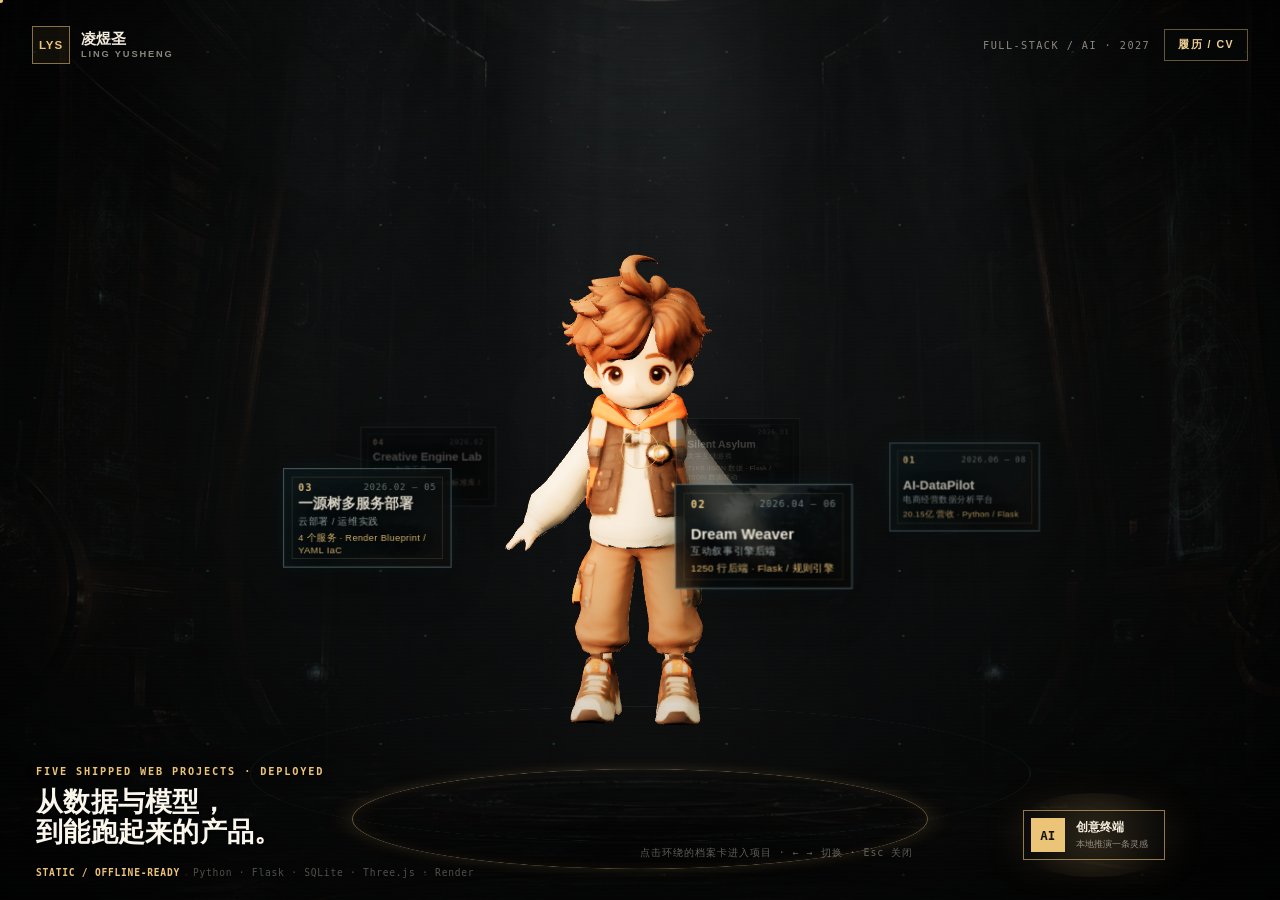
<file: index.html>
<!doctype html>
<html lang="zh-CN">
<head>
  <meta charset="utf-8" />
  <meta name="viewport" content="width=device-width, initial-scale=1, viewport-fit=cover" />
  <title>凌煜圣 LING YUSHENG · 全栈 / AI 应用作品集</title>
  <meta name="description" content="凌煜圣的全栈作品集，5 个独立完成并部署上线的 Web 项目，技术栈 Python / Flask、原生 JavaScript、Three.js、Render。" />
  <link rel="stylesheet" href="./styles.css?v=scout-3d-03" />
</head>
<body>
  <!-- 首屏加载层：15MB 模型需要几秒，用进度层换第一印象 -->
  <div class="preloader" id="preloader" aria-hidden="true">
    <div class="pre-inner">
      <div class="pre-mark">LYS</div>
      <div class="pre-title">凌煜圣 · 全栈 / AI 应用</div>
      <div class="pre-track"><i id="preFill"></i></div>
      <div class="pre-meta"><span class="mono" id="prePct">00</span><span id="preLabel">正在加载 3D 场景 …</span></div>
    </div>
  </div>

  <!-- 自定义光标（仅桌面指针设备） -->
  <div class="cursor-ring" id="cursorRing" aria-hidden="true"></div>
  <div class="cursor-dot" id="cursorDot" aria-hidden="true"></div>

  <main class="portfolio-shell">
    <section class="stage" id="stage">
      <div id="threeStage" class="three-stage" aria-label="3D portfolio stage"></div>
      <canvas id="fallbackStage" class="fallback-stage" aria-hidden="true"></canvas>
      <div class="stage-vignette" aria-hidden="true"></div>
      <div class="ground-shadow" aria-hidden="true"></div>
      <div class="ground-ring ring-one" aria-hidden="true"></div>
      <div class="ground-ring ring-two" aria-hidden="true"></div>
      <div class="noise-layer" aria-hidden="true"></div>
      <div class="project-signal" id="projectSignal" aria-hidden="true"><span></span><small>ARCHIVE LINK STABLE</small></div>

      <header class="site-mark">
        <a class="brand" href="#stage" aria-label="返回首页">
          <span class="brand-mark">LYS</span>
          <span class="brand-text">凌煜圣<small>LING YUSHENG</small></span>
        </a>
        <nav class="site-tools" aria-label="站点工具">
          <span class="year mono">FULL-STACK / AI · 2027</span>
          <button class="resume-toggle" id="resumeToggle" type="button" aria-controls="resumeDossier" aria-expanded="false">履历 / CV</button>
        </nav>
      </header>

      <section class="hero-copy" aria-label="Portfolio statement">
        <p class="mono">FIVE SHIPPED WEB PROJECTS · DEPLOYED</p>
        <h1>从数据与模型，<br />到能跑起来的产品。</h1>
      </section>

      <p class="guide-whisper mono"><span id="guideHint">点击环绕的档案卡进入项目 · ← → 切换 · Esc 关闭</span></p>
      <nav class="project-orbit" id="projectOrbit" aria-label="精选项目"></nav>

      <!-- 深度项目档案 -->
      <aside class="project-file" id="projectFile" aria-live="polite" aria-hidden="true">
        <button class="close-file" type="button" id="closeProjectFile" aria-label="关闭项目档案">×</button>
        <div class="file-index mono" id="fileType">档案 01</div>
        <div class="file-cover" id="fileCoverFrame"><img id="fileCover" alt="项目预览" /></div>
        <h2 id="fileTitle">Project</h2>
        <p class="file-outcome" id="fileOutcome"></p>

        <p class="block-kicker mono" id="howKicker">HOW IT WORKS / 怎么实现</p>
        <p class="file-how" id="fileHow"></p>

        <div class="file-metrics" id="fileMetrics"></div>

        <p class="block-kicker mono" id="proofKicker">KEY CALLS / 难点与处理</p>
        <div class="file-proof" id="fileProof"></div>

        <div class="mini-tags" id="fileTags"></div>
        <div class="file-actions">
          <button class="launch-project" type="button" id="launchProject">进入体验 <span>↗</span></button>
        </div>
      </aside>

      <!-- 创意终端：纯前端确定性生成，零后端、零 API Key -->
      <aside class="terminal-panel" id="engine" aria-hidden="true">
        <button class="close-file" type="button" id="closeEngine" aria-label="关闭创意终端">×</button>
        <p class="terminal-kicker mono">CREATIVE TERMINAL · LOCAL</p>
        <h2>输入一句灵感</h2>
        <p class="terminal-note">本地确定性推演，不请求任何外部接口。</p>
        <textarea id="briefInput" rows="4" placeholder="例如：雨夜赛博茶馆，茶客都没有影子"></textarea>
        <div class="quick-prompts" id="quickPrompts"></div>
        <button class="generate-action" id="generateBtn" type="button"><span>生成创意档案</span><span>→</span></button>
        <p class="engine-state mono" id="reactorState">READY</p>
      </aside>

      <aside class="result-file" id="resultPanel" aria-live="polite" aria-hidden="true">
        <button class="close-file" type="button" id="closeResult" aria-label="关闭生成档案">×</button>
        <p class="terminal-kicker mono">GENERATED FILE</p>
        <h2 id="conceptTitle">创意档案</h2>
        <p id="creativeThesis"></p>
        <div class="brief-facts"><span id="audience"></span><span id="outputFormat"></span></div>
        <p class="worldview" id="worldview"></p>
        <div class="palette" id="palette"></div>
        <div class="tag-list" id="keywords"></div>
        <pre id="imagePrompt"></pre>
        <button class="copy-prompt" id="copyPrompt" type="button">复制 Prompt</button>
      </aside>

      <!-- 履历（网页内速览，投递版 PDF 可下载） -->
      <aside class="resume-dossier" id="resumeDossier" aria-hidden="true" aria-label="凌煜圣个人简历">
        <button class="close-file" type="button" id="closeResume" aria-label="关闭个人简历">×</button>
        <section class="resume-identity">
          <div class="resume-photo"><img src="./assets/profile/ling-yusheng.jpg" alt="凌煜圣" /></div>
          <p class="resume-kicker mono">PERSONNEL FILE / 2027</p>
          <h2>凌煜圣</h2>
          <p class="resume-name mono">LING YUSHENG</p>
          <p class="resume-role">全栈 / 后端开发（AI 应用方向）· 2027 届校招</p>
          <div class="resume-contact">
            <span>17783190642</span>
            <span>1793838655@qq.com</span>
            <span>重庆 · 全国任意城市可到岗</span>
            <span>重庆财经学院 · 讯飞人工智能学院 · 人工智能（本科）2023.09–2027.06</span>
          </div>
          <a class="resume-download" href="./assets/resume/ling-yusheng-fullstack-resume.pdf" target="_blank" rel="noopener">下载投递版 PDF <span>↓</span></a>
        </section>
        <section class="resume-content">
          <p class="resume-kicker mono">FULL-STACK / AI APPLICATION</p>
          <h3>从数据与模型，到能跑起来的全栈产品。</h3>
          <p class="resume-lead">人工智能专业 2027 届。后端、前端、数据库到部署均独立完成，写了 5 个能跑、也部署上线的 Web 项目，主要用 Python/Flask、原生 JS、SQLite 和 Render，源码与在线作品均可核验。</p>
          <div class="resume-grid">
            <section>
              <h4 class="mono">技术能力</h4>
              <p><b>后端</b>Python · Flask · 标准库 HTTP 服务 · REST · SQLite · 规则引擎与数值驱动状态流转</p>
              <p><b>前端</b>HTML / CSS / 原生 JavaScript · ECharts · Canvas · Three.js</p>
              <p><b>数据</b>pandas 清洗与脱敏 · 指标口径建模 · 二十万条级订单/账单聚合</p>
              <p><b>AI 工程</b>LLM 接入与输出约束（白名单/数值钳制/降级）· DeepSeek / Ollama 本地调用 · ComfyUI 节点式出图 · Prompt</p>
              <p><b>工程化</b>Git · Render Blueprint 多服务编排 · Pillow 图像处理与感知哈希</p>
            </section>
            <section>
              <h4 class="mono">教育</h4>
              <p><b>重庆财经学院</b>讯飞人工智能学院 · 人工智能（本科）2023.09–2027.06</p>
              <h4 class="resume-subhead mono">目标方向</h4>
              <p>全栈 / 后端开发（AI 应用方向）<br />AI 应用工程师 / FDE</p>
            </section>
          </div>
          <section class="resume-projects">
            <h4 class="mono">作品（点击展厅卡片查看）</h4>
            <span>AI-DataPilot · 经营数据分析</span>
            <span>Dream Weaver · 互动叙事后端</span>
            <span>一源树多服务 · 云部署</span>
            <span>Creative Engine Lab · AIGC 工具</span>
            <span>Silent Asylum · 文字互动游戏</span>
          </section>
        </section>
      </aside>

      <button class="terminal-dock" id="engineToggle" type="button" aria-expanded="false" aria-controls="engine">
        <span class="terminal-icon mono">AI</span>
        <span><strong>创意终端</strong><small class="mono">本地推演一条灵感</small></span>
      </button>

      <footer class="tech-strip">
        <span class="mono" id="serverStatus">LOCAL ENGINE</span>
        <span class="mono">Python · Flask · SQLite · Three.js · Render</span>
      </footer>
    </section>
  </main>

  <script src="./vendor/three.min.js"></script>
  <script src="./vendor/GLTFLoader.js"></script>
  <script src="./app.js?v=scout-3d-03"></script>
</body>
</html>
</file>
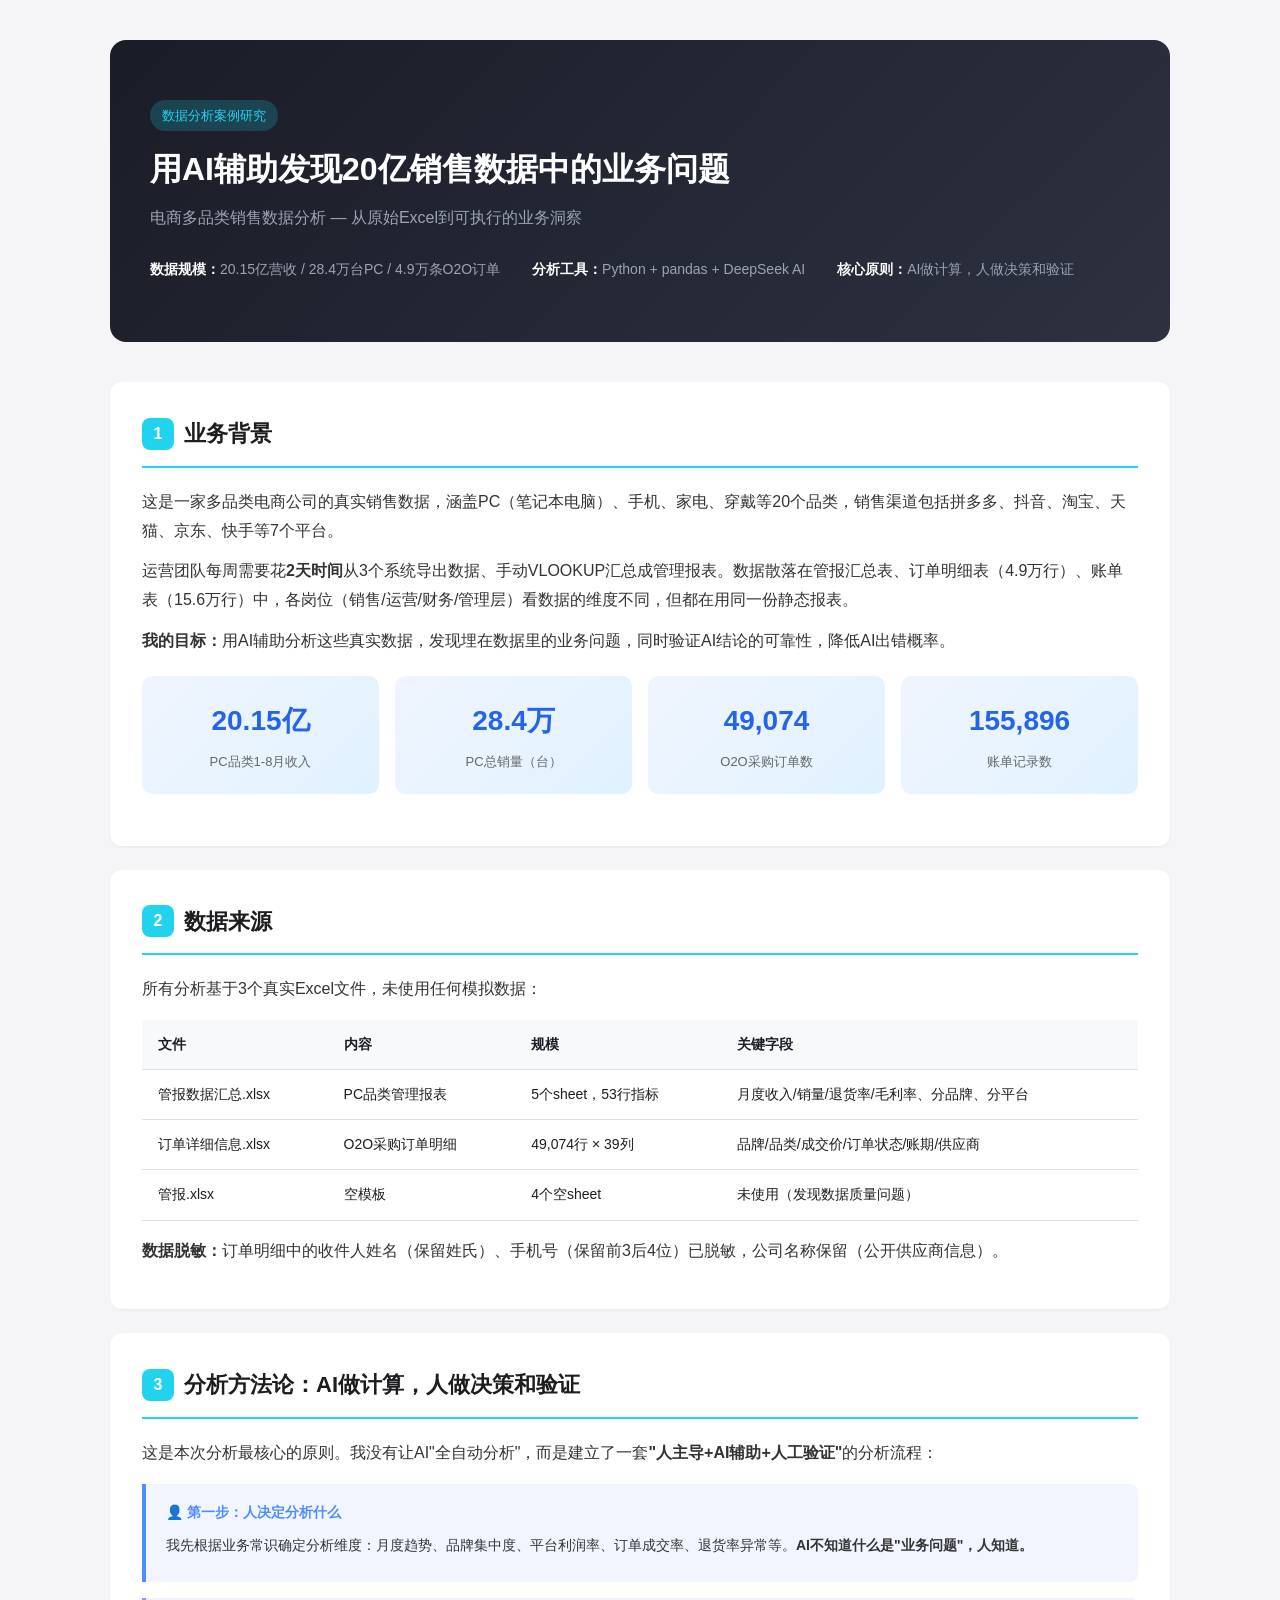
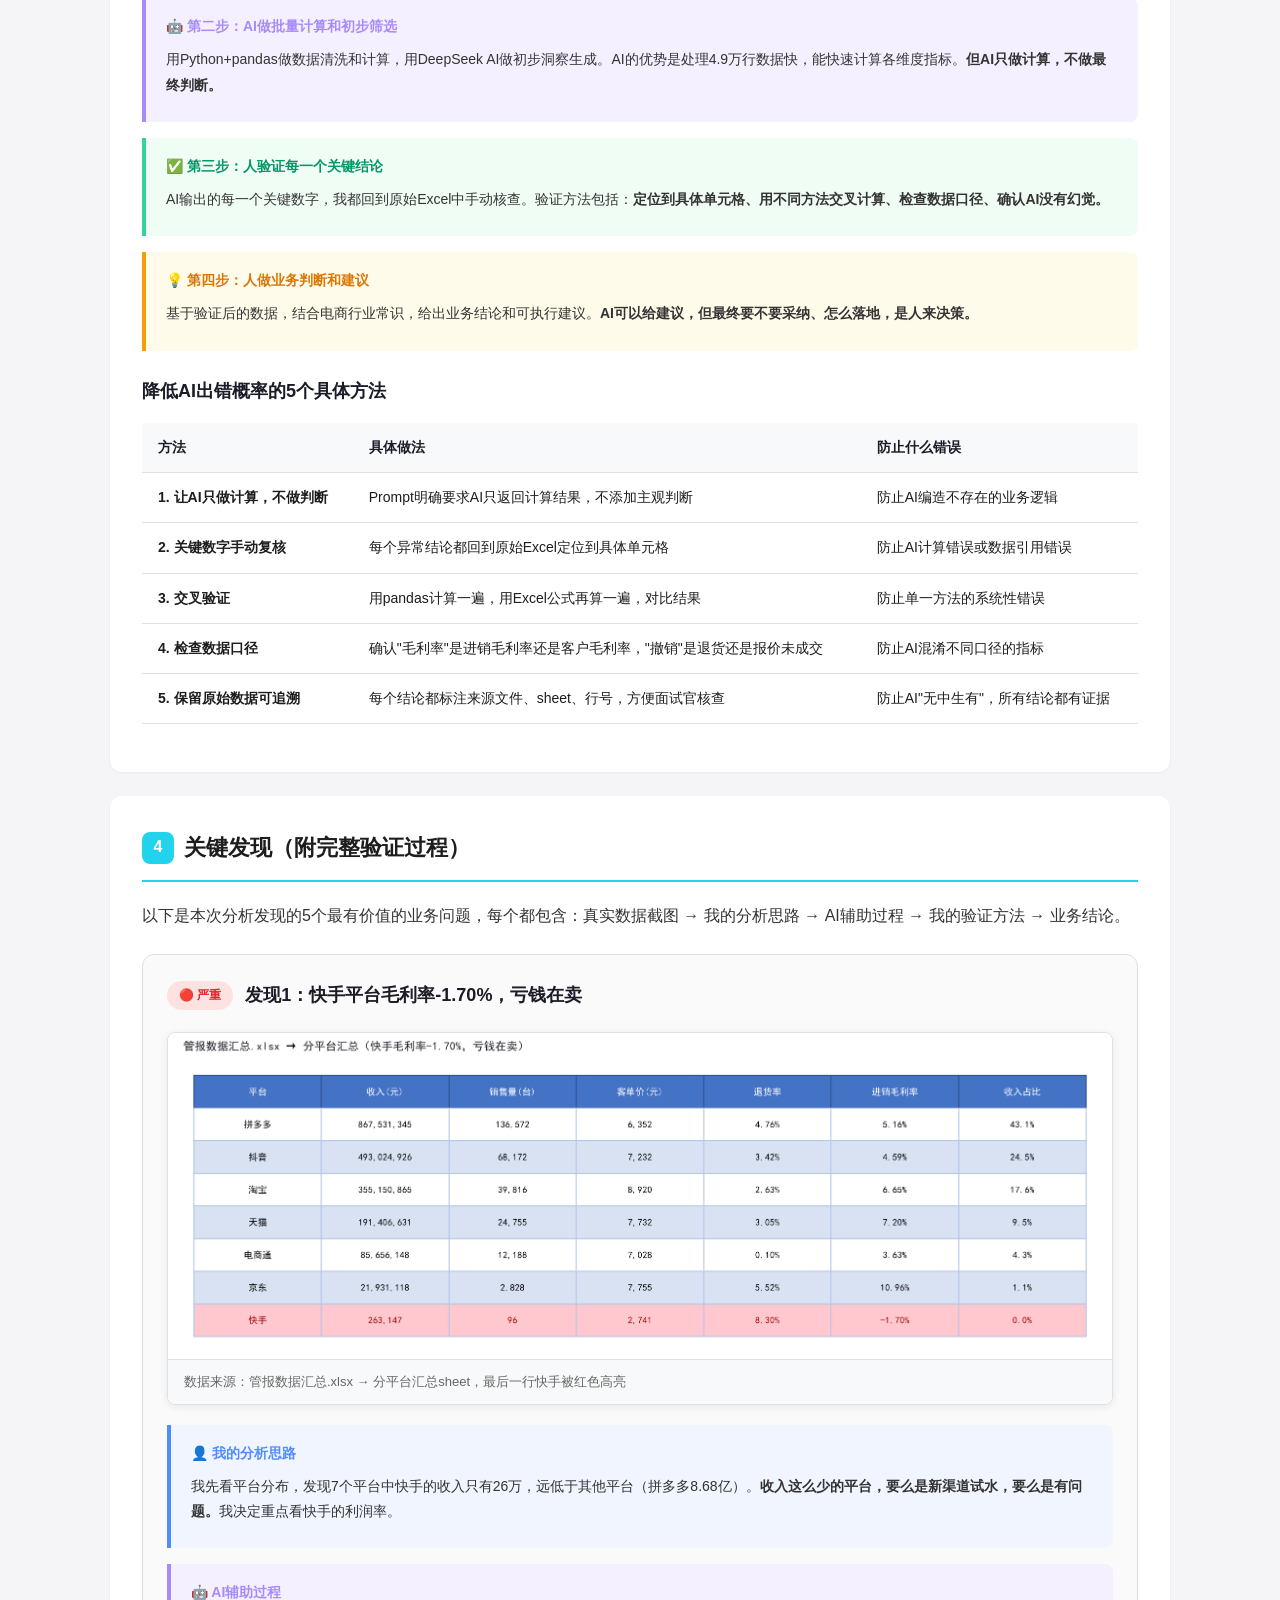
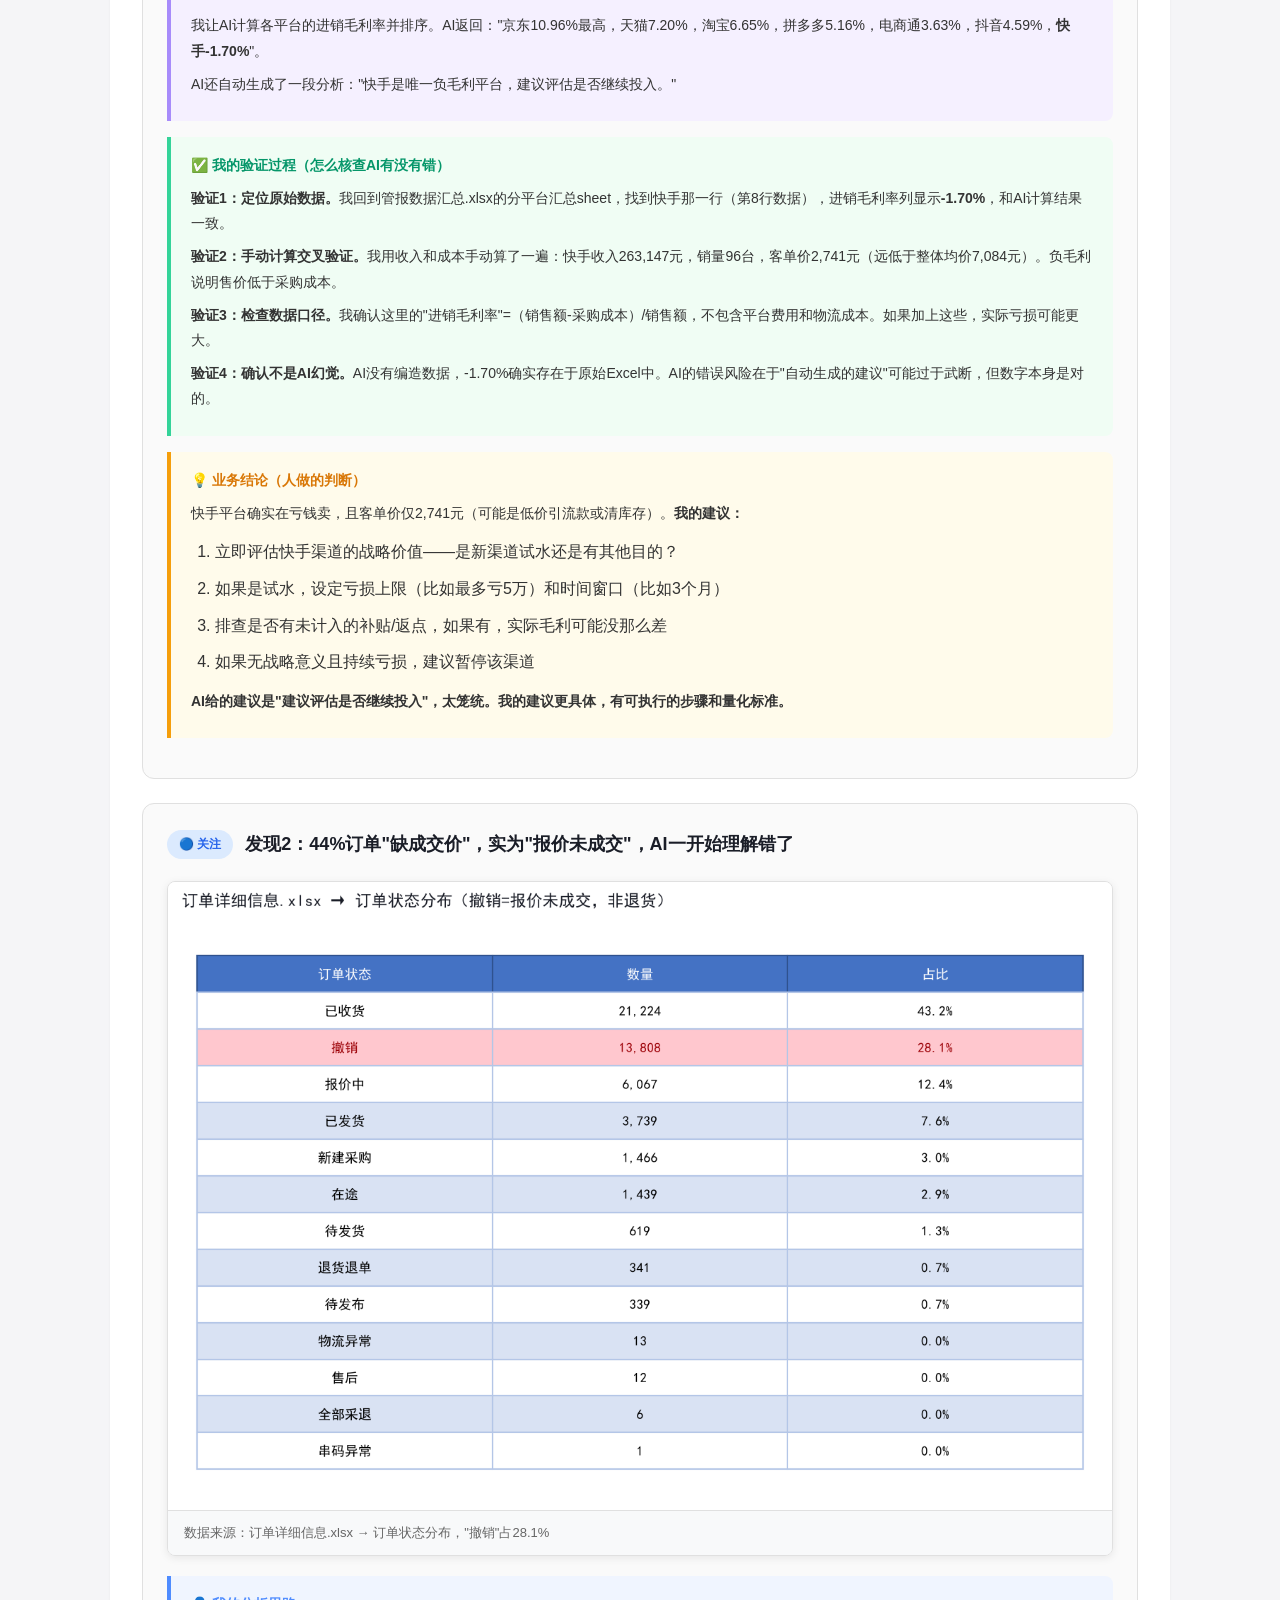
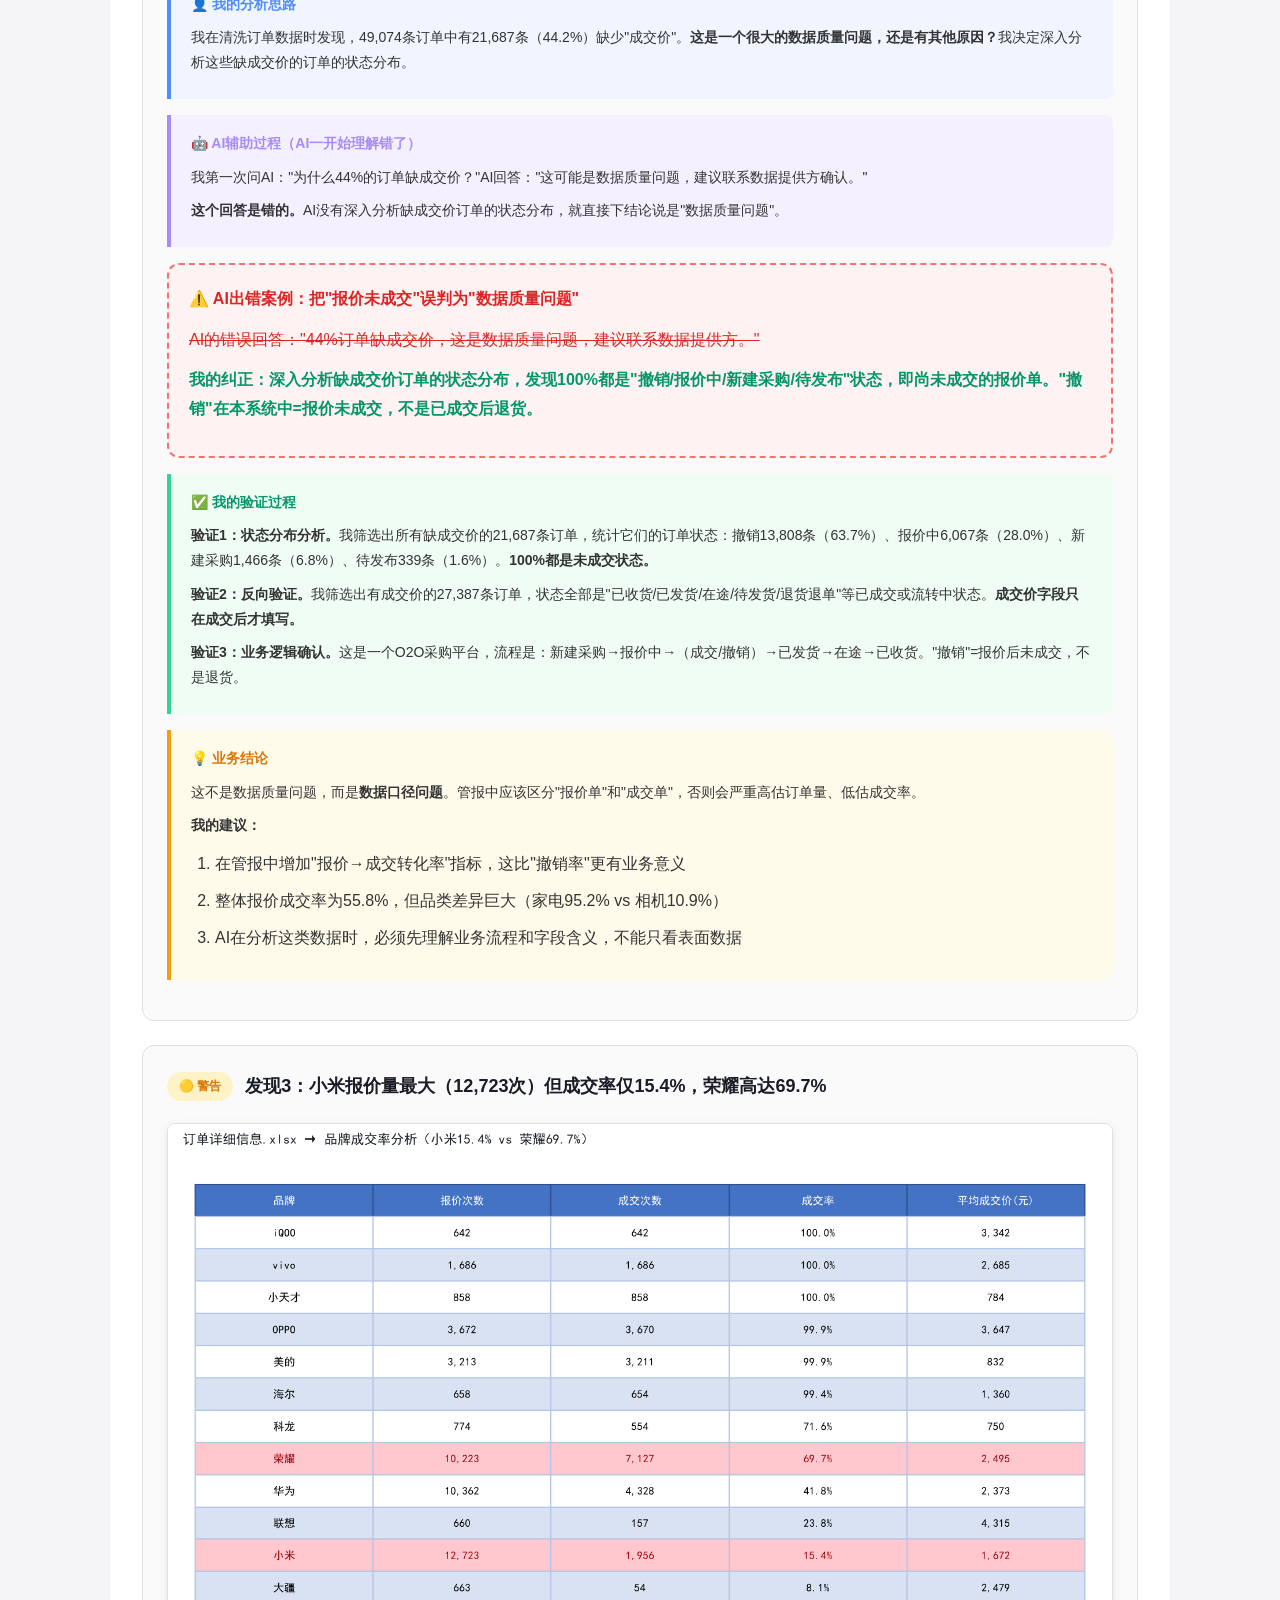
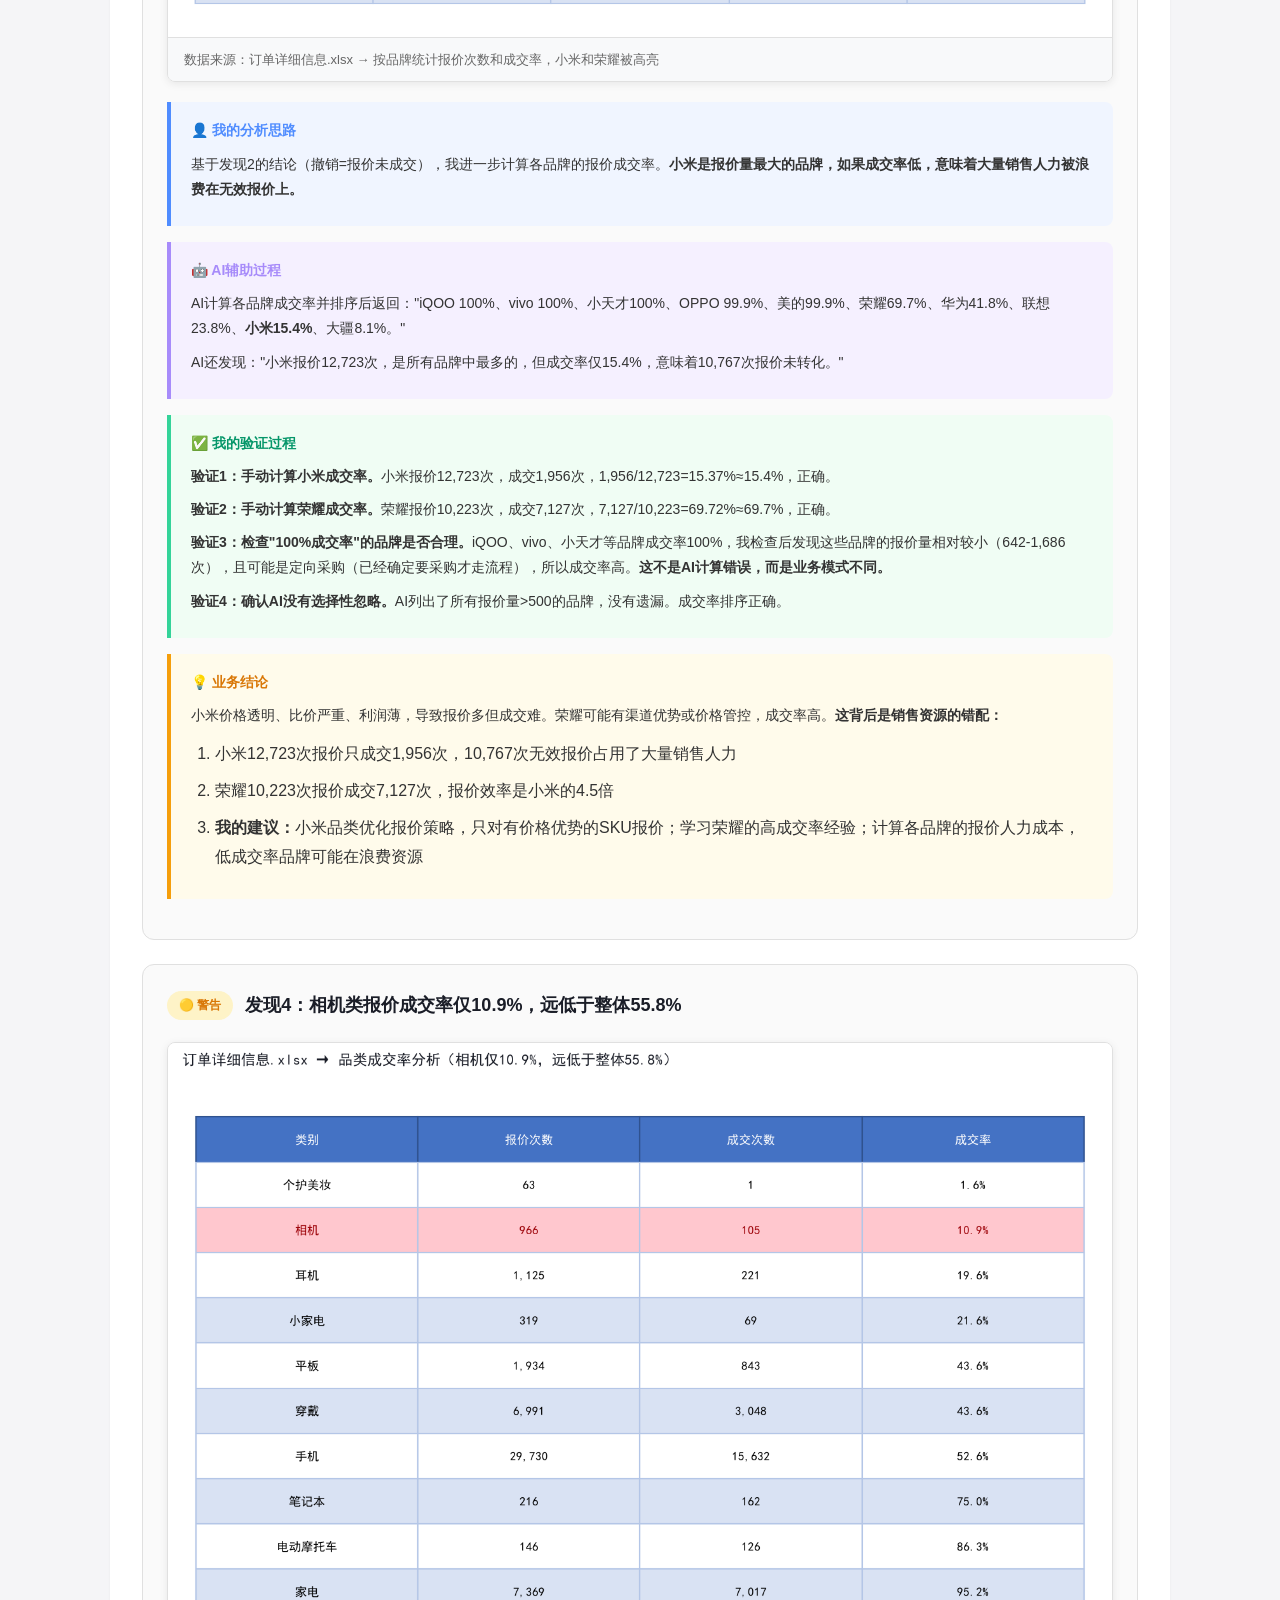
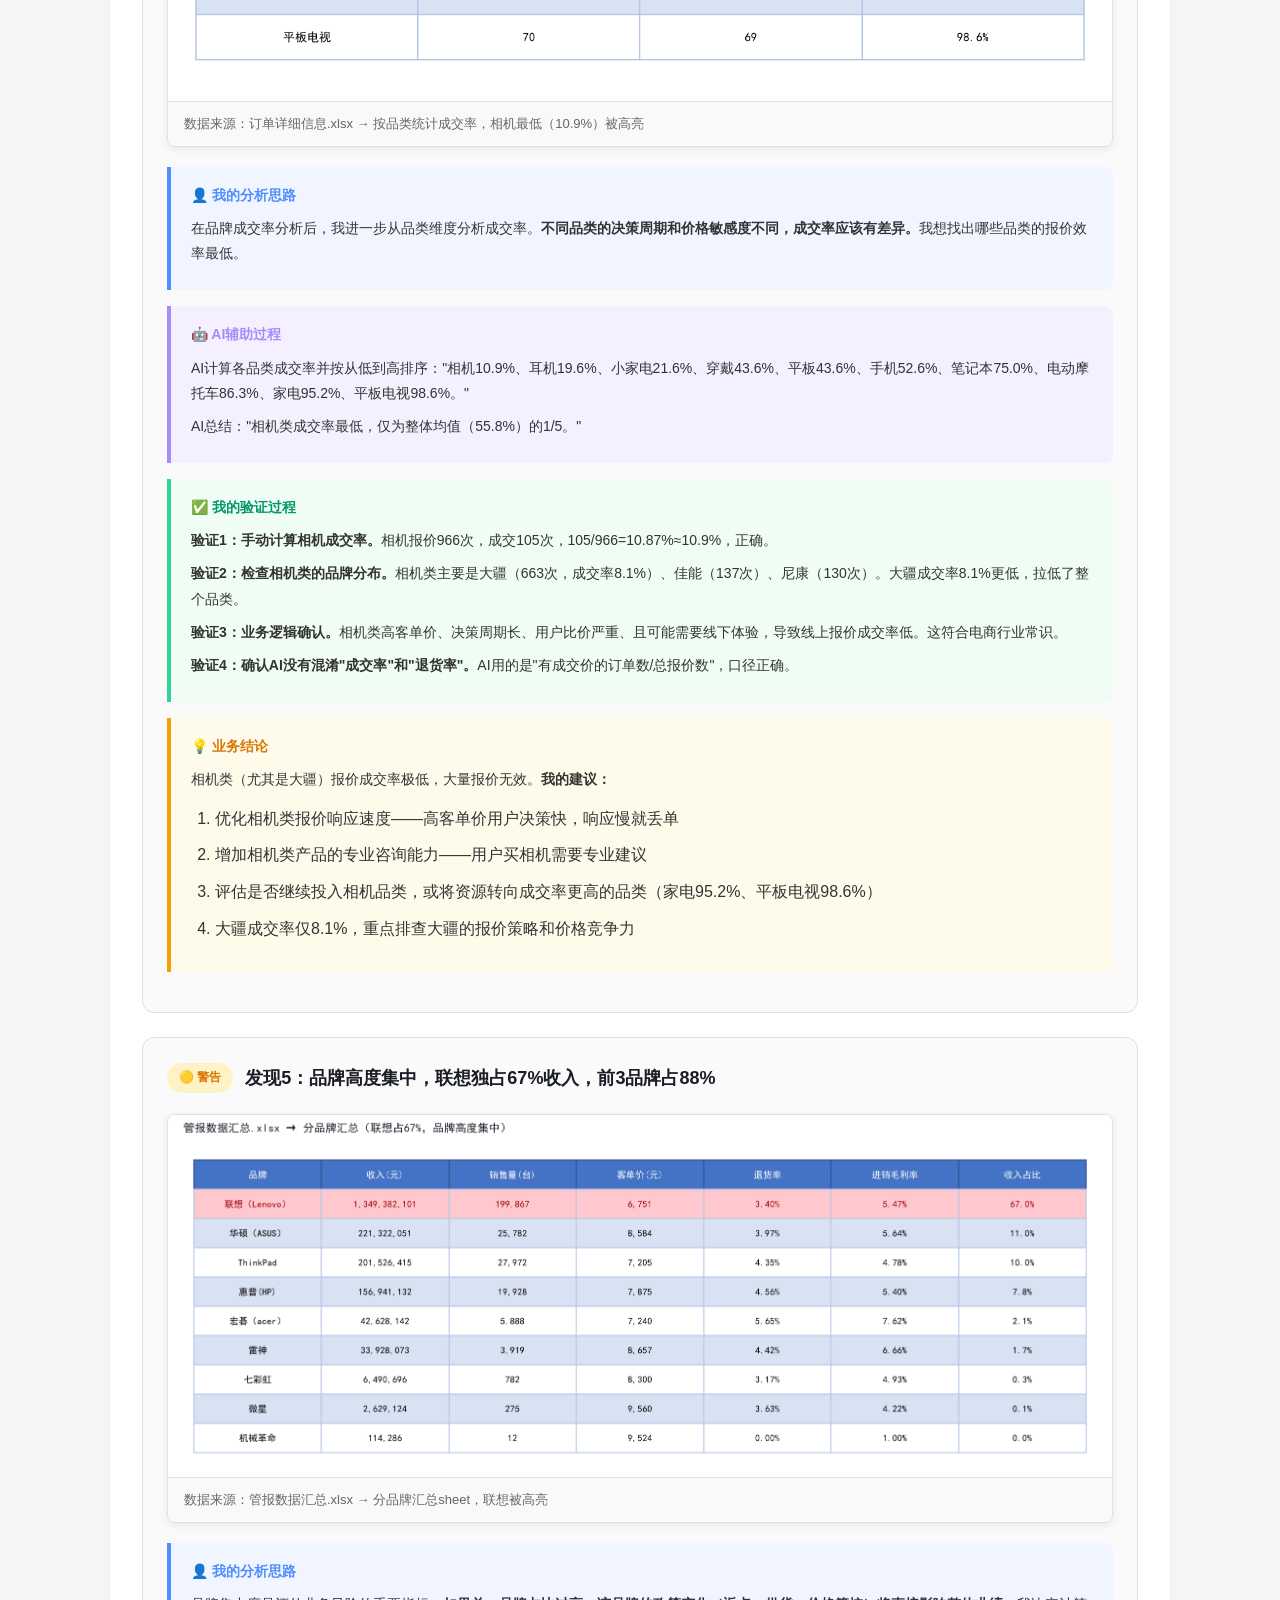
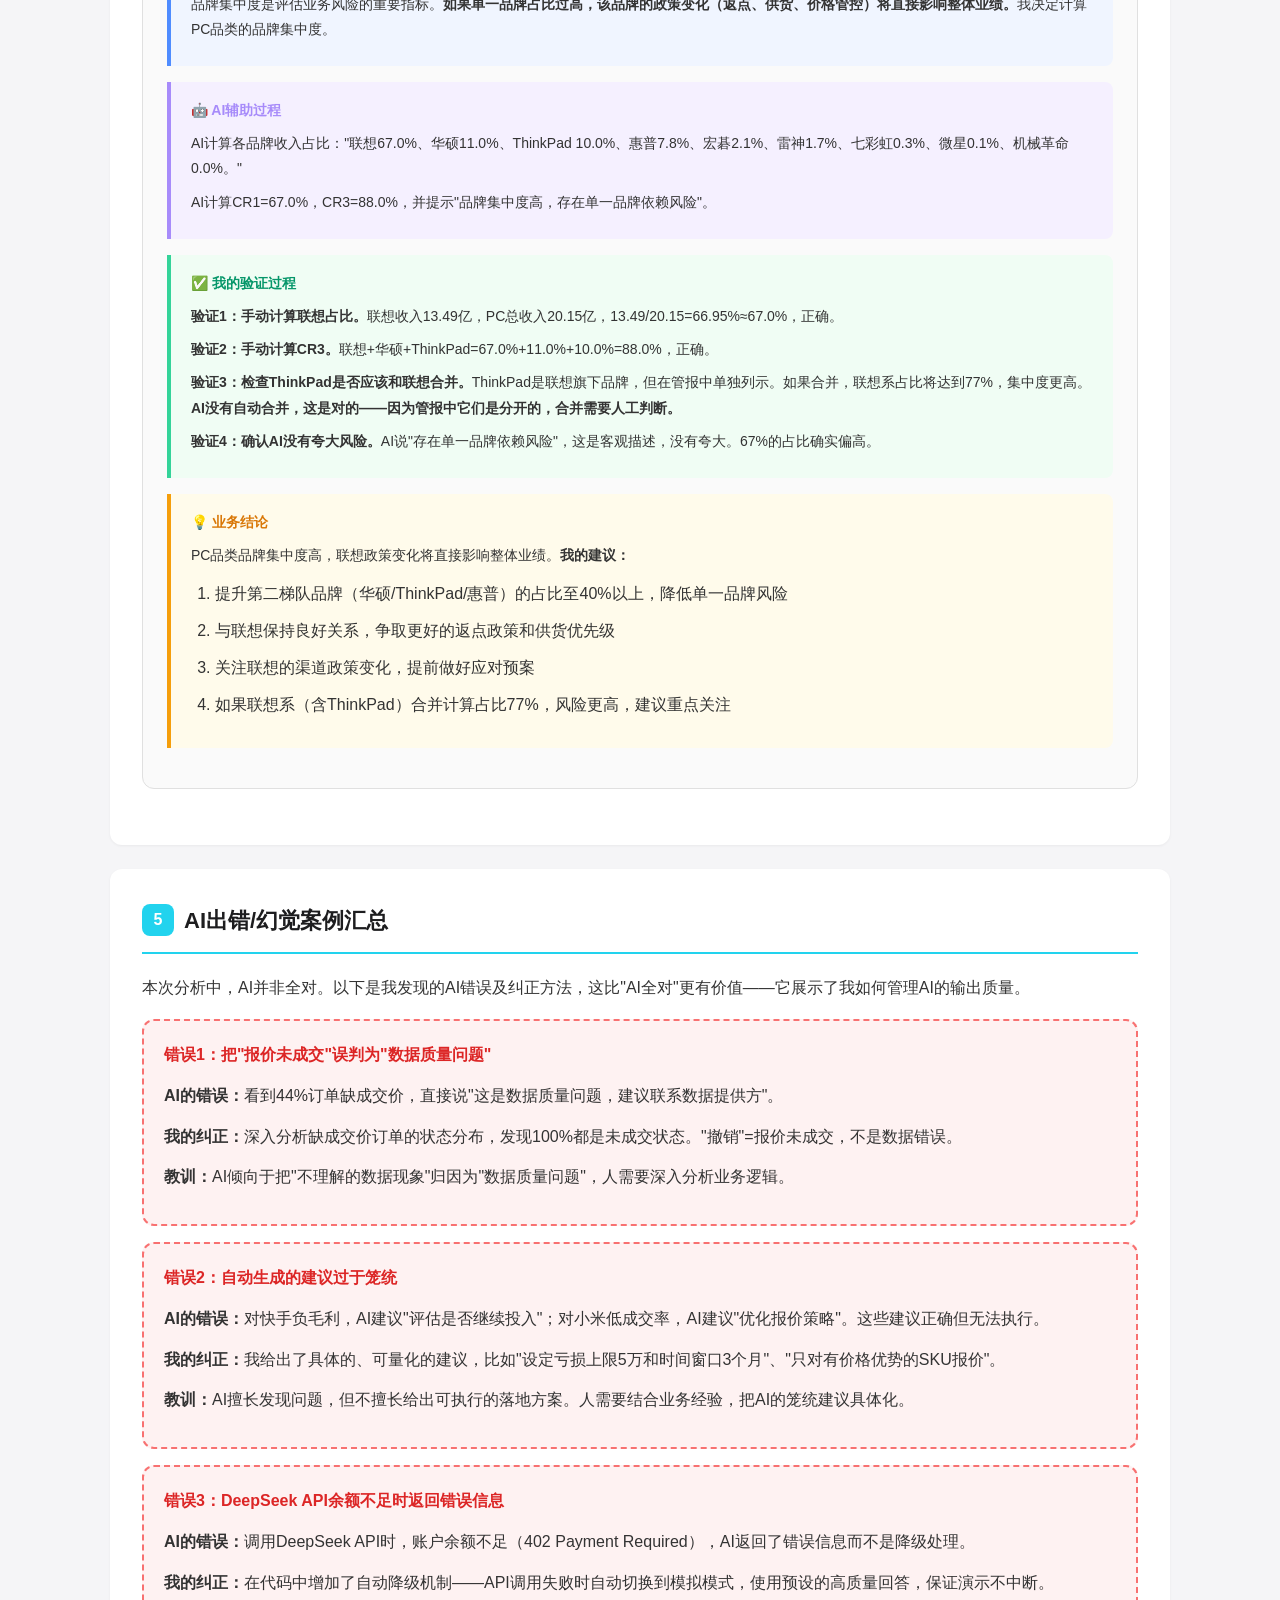
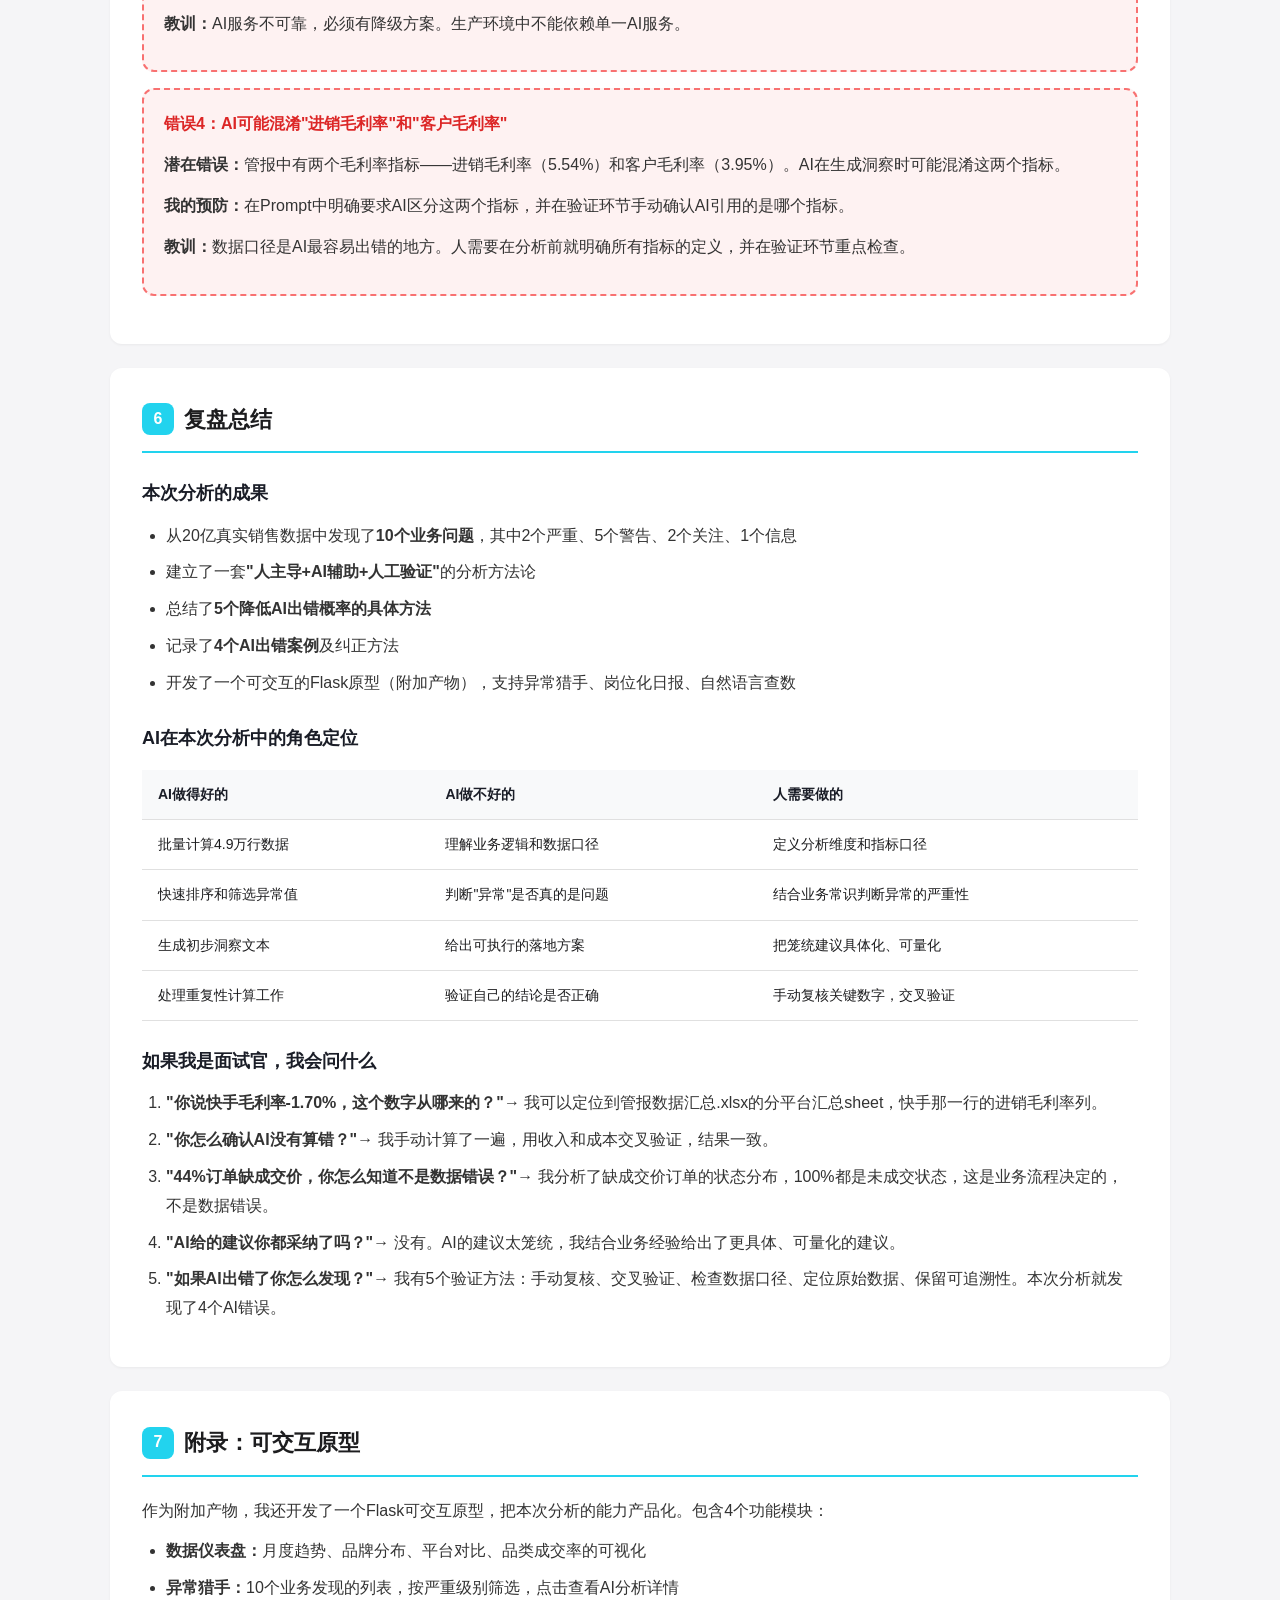
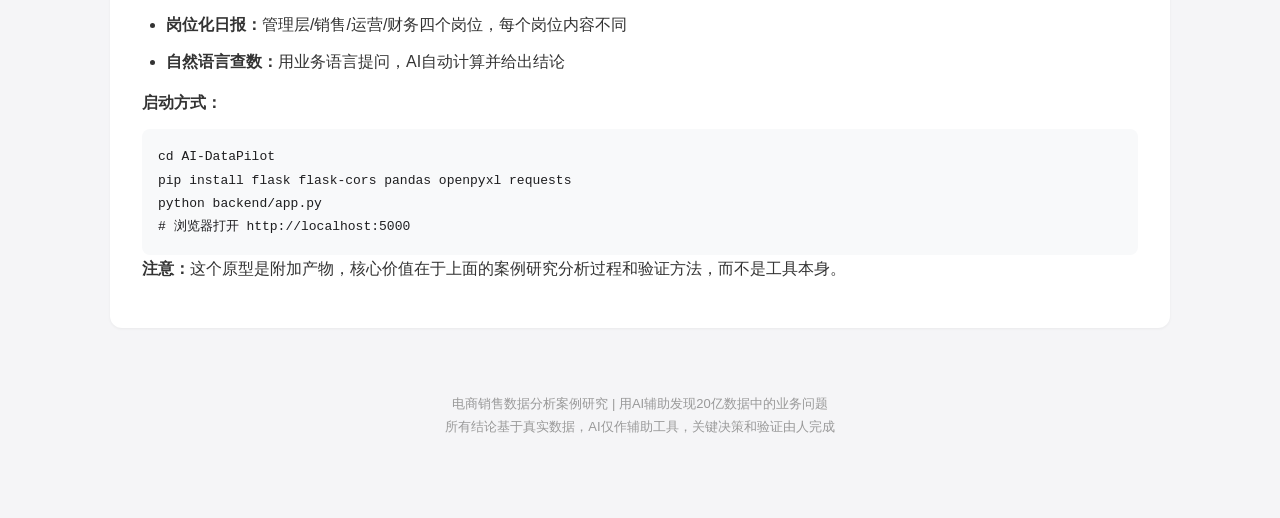
<file: projects/01-ai-datapilot/case-study/index.html>
<!DOCTYPE html>
<html lang="zh-CN">
<head>
    <meta charset="UTF-8">
    <meta name="viewport" content="width=device-width, initial-scale=1.0">
    <title>电商销售数据分析案例研究 - 用AI辅助发现20亿数据中的业务问题</title>
    <style>
        * { margin: 0; padding: 0; box-sizing: border-box; }
        body {
            font-family: -apple-system, BlinkMacSystemFont, 'Segoe UI', 'PingFang SC', 'Microsoft YaHei', sans-serif;
            background: #f5f5f7;
            color: #1d1d1f;
            line-height: 1.8;
        }
        .container { max-width: 1100px; margin: 0 auto; padding: 40px 20px; }

        /* 头部 */
        .header {
            background: linear-gradient(135deg, #1a1d27 0%, #2d3140 100%);
            color: white;
            padding: 60px 40px;
            border-radius: 16px;
            margin-bottom: 40px;
        }
        .header .tag {
            display: inline-block;
            padding: 4px 12px;
            background: rgba(34, 211, 238, 0.2);
            color: #22d3ee;
            border-radius: 20px;
            font-size: 13px;
            margin-bottom: 16px;
        }
        .header h1 { font-size: 32px; margin-bottom: 12px; line-height: 1.4; }
        .header .subtitle { font-size: 16px; color: #9ca3b4; margin-bottom: 24px; }
        .header .meta {
            display: flex;
            gap: 32px;
            flex-wrap: wrap;
            font-size: 14px;
            color: #9ca3b4;
        }
        .header .meta span strong { color: white; }

        /* 章节 */
        .section {
            background: white;
            border-radius: 12px;
            padding: 32px;
            margin-bottom: 24px;
            box-shadow: 0 1px 3px rgba(0,0,0,0.05);
        }
        .section h2 {
            font-size: 22px;
            margin-bottom: 20px;
            padding-bottom: 12px;
            border-bottom: 2px solid #22d3ee;
            display: flex;
            align-items: center;
            gap: 10px;
        }
        .section h2 .num {
            display: inline-flex;
            align-items: center;
            justify-content: center;
            width: 32px;
            height: 32px;
            background: #22d3ee;
            color: white;
            border-radius: 8px;
            font-size: 16px;
            font-weight: bold;
        }
        .section h3 { font-size: 18px; margin: 24px 0 12px; color: #1a1d27; }
        .section p { margin-bottom: 12px; color: #333; }
        .section ul, .section ol { margin: 12px 0; padding-left: 24px; }
        .section li { margin-bottom: 8px; color: #333; }

        /* 数据截图 */
        .data-screenshot {
            margin: 20px 0;
            border: 1px solid #e0e0e0;
            border-radius: 8px;
            overflow: hidden;
            box-shadow: 0 2px 8px rgba(0,0,0,0.08);
        }
        .data-screenshot img { width: 100%; display: block; }
        .data-screenshot .caption {
            padding: 10px 16px;
            background: #f8f9fa;
            font-size: 13px;
            color: #666;
            border-top: 1px solid #e0e0e0;
        }

        /* 分析过程卡片 */
        .process-card {
            border-left: 4px solid;
            padding: 16px 20px;
            margin: 16px 0;
            border-radius: 0 8px 8px 0;
        }
        .process-card.human { border-color: #4f8cff; background: #f0f5ff; }
        .process-card.ai { border-color: #a78bfa; background: #f5f0ff; }
        .process-card.verify { border-color: #34d399; background: #f0fdf4; }
        .process-card.conclusion { border-color: #f59e0b; background: #fffbeb; }
        .process-card .label {
            font-weight: bold;
            font-size: 14px;
            margin-bottom: 8px;
            display: flex;
            align-items: center;
            gap: 8px;
        }
        .process-card.human .label { color: #4f8cff; }
        .process-card.ai .label { color: #a78bfa; }
        .process-card.verify .label { color: #059669; }
        .process-card.conclusion .label { color: #d97706; }
        .process-card p { margin-bottom: 8px; font-size: 14px; }
        .process-card code {
            background: rgba(0,0,0,0.05);
            padding: 2px 6px;
            border-radius: 4px;
            font-size: 13px;
            font-family: 'Consolas', monospace;
        }

        /* 发现卡片 */
        .finding-card {
            border: 1px solid #e0e0e0;
            border-radius: 12px;
            padding: 24px;
            margin: 24px 0;
            background: #fafafa;
        }
        .finding-card .finding-header {
            display: flex;
            align-items: center;
            gap: 12px;
            margin-bottom: 16px;
        }
        .finding-card .severity {
            padding: 4px 12px;
            border-radius: 20px;
            font-size: 12px;
            font-weight: bold;
        }
        .severity.red { background: #fee2e2; color: #dc2626; }
        .severity.yellow { background: #fef3c7; color: #d97706; }
        .severity.blue { background: #dbeafe; color: #2563eb; }
        .finding-card h3 { margin: 0; font-size: 18px; }

        /* AI出错案例 */
        .error-case {
            border: 2px dashed #f87171;
            border-radius: 12px;
            padding: 20px;
            margin: 16px 0;
            background: #fef2f2;
        }
        .error-case h4 { color: #dc2626; margin-bottom: 12px; }
        .error-case .wrong { color: #dc2626; text-decoration: line-through; }
        .error-case .correct { color: #059669; font-weight: bold; }

        /* 方法论表格 */
        .method-table {
            width: 100%;
            border-collapse: collapse;
            margin: 16px 0;
            font-size: 14px;
        }
        .method-table th, .method-table td {
            padding: 12px 16px;
            text-align: left;
            border-bottom: 1px solid #e0e0e0;
        }
        .method-table th {
            background: #f8f9fa;
            font-weight: 600;
            color: #1a1d27;
        }
        .method-table tr:hover { background: #f8f9fa; }

        /* 关键数字 */
        .stats-grid {
            display: grid;
            grid-template-columns: repeat(auto-fit, minmax(200px, 1fr));
            gap: 16px;
            margin: 20px 0;
        }
        .stat-card {
            background: linear-gradient(135deg, #f0f5ff 0%, #e0f2fe 100%);
            padding: 20px;
            border-radius: 10px;
            text-align: center;
        }
        .stat-card .value { font-size: 28px; font-weight: bold; color: #2563eb; }
        .stat-card .label { font-size: 13px; color: #666; margin-top: 4px; }

        /* 页脚 */
        .footer {
            text-align: center;
            padding: 40px 20px;
            color: #999;
            font-size: 13px;
        }

        @media (max-width: 768px) {
            .header { padding: 40px 24px; }
            .header h1 { font-size: 24px; }
            .section { padding: 24px; }
        }
    </style>
</head>
<body>
    <div class="container">

        <!-- 头部 -->
        <div class="header">
            <div class="tag">数据分析案例研究</div>
            <h1>用AI辅助发现20亿销售数据中的业务问题</h1>
            <div class="subtitle">电商多品类销售数据分析 — 从原始Excel到可执行的业务洞察</div>
            <div class="meta">
                <span><strong>数据规模：</strong>20.15亿营收 / 28.4万台PC / 4.9万条O2O订单</span>
                <span><strong>分析工具：</strong>Python + pandas + DeepSeek AI</span>
                <span><strong>核心原则：</strong>AI做计算，人做决策和验证</span>
            </div>
        </div>

        <!-- 1. 业务背景 -->
        <div class="section">
            <h2><span class="num">1</span>业务背景</h2>
            <p>这是一家多品类电商公司的真实销售数据，涵盖PC（笔记本电脑）、手机、家电、穿戴等20个品类，销售渠道包括拼多多、抖音、淘宝、天猫、京东、快手等7个平台。</p>
            <p>运营团队每周需要花<strong>2天时间</strong>从3个系统导出数据、手动VLOOKUP汇总成管理报表。数据散落在管报汇总表、订单明细表（4.9万行）、账单表（15.6万行）中，各岗位（销售/运营/财务/管理层）看数据的维度不同，但都在用同一份静态报表。</p>
            <p><strong>我的目标：</strong>用AI辅助分析这些真实数据，发现埋在数据里的业务问题，同时验证AI结论的可靠性，降低AI出错概率。</p>

            <div class="stats-grid">
                <div class="stat-card">
                    <div class="value">20.15亿</div>
                    <div class="label">PC品类1-8月收入</div>
                </div>
                <div class="stat-card">
                    <div class="value">28.4万</div>
                    <div class="label">PC总销量（台）</div>
                </div>
                <div class="stat-card">
                    <div class="value">49,074</div>
                    <div class="label">O2O采购订单数</div>
                </div>
                <div class="stat-card">
                    <div class="value">155,896</div>
                    <div class="label">账单记录数</div>
                </div>
            </div>
        </div>

        <!-- 2. 数据来源 -->
        <div class="section">
            <h2><span class="num">2</span>数据来源</h2>
            <p>所有分析基于3个真实Excel文件，未使用任何模拟数据：</p>
            <table class="method-table">
                <thead>
                    <tr>
                        <th>文件</th>
                        <th>内容</th>
                        <th>规模</th>
                        <th>关键字段</th>
                    </tr>
                </thead>
                <tbody>
                    <tr>
                        <td>管报数据汇总.xlsx</td>
                        <td>PC品类管理报表</td>
                        <td>5个sheet，53行指标</td>
                        <td>月度收入/销量/退货率/毛利率、分品牌、分平台</td>
                    </tr>
                    <tr>
                        <td>订单详细信息.xlsx</td>
                        <td>O2O采购订单明细</td>
                        <td>49,074行 × 39列</td>
                        <td>品牌/品类/成交价/订单状态/账期/供应商</td>
                    </tr>
                    <tr>
                        <td>管报.xlsx</td>
                        <td>空模板</td>
                        <td>4个空sheet</td>
                        <td>未使用（发现数据质量问题）</td>
                    </tr>
                </tbody>
            </table>
            <p><strong>数据脱敏：</strong>订单明细中的收件人姓名（保留姓氏）、手机号（保留前3后4位）已脱敏，公司名称保留（公开供应商信息）。</p>
        </div>

        <!-- 3. 分析方法论 -->
        <div class="section">
            <h2><span class="num">3</span>分析方法论：AI做计算，人做决策和验证</h2>
            <p>这是本次分析最核心的原则。我没有让AI"全自动分析"，而是建立了一套<strong>"人主导+AI辅助+人工验证"</strong>的分析流程：</p>

            <div class="process-card human">
                <div class="label">👤 第一步：人决定分析什么</div>
                <p>我先根据业务常识确定分析维度：月度趋势、品牌集中度、平台利润率、订单成交率、退货率异常等。<strong>AI不知道什么是"业务问题"，人知道。</strong></p>
            </div>

            <div class="process-card ai">
                <div class="label">🤖 第二步：AI做批量计算和初步筛选</div>
                <p>用Python+pandas做数据清洗和计算，用DeepSeek AI做初步洞察生成。AI的优势是处理4.9万行数据快，能快速计算各维度指标。<strong>但AI只做计算，不做最终判断。</strong></p>
            </div>

            <div class="process-card verify">
                <div class="label">✅ 第三步：人验证每一个关键结论</div>
                <p>AI输出的每一个关键数字，我都回到原始Excel中手动核查。验证方法包括：<strong>定位到具体单元格、用不同方法交叉计算、检查数据口径、确认AI没有幻觉。</strong></p>
            </div>

            <div class="process-card conclusion">
                <div class="label">💡 第四步：人做业务判断和建议</div>
                <p>基于验证后的数据，结合电商行业常识，给出业务结论和可执行建议。<strong>AI可以给建议，但最终要不要采纳、怎么落地，是人来决策。</strong></p>
            </div>

            <h3>降低AI出错概率的5个具体方法</h3>
            <table class="method-table">
                <thead>
                    <tr>
                        <th>方法</th>
                        <th>具体做法</th>
                        <th>防止什么错误</th>
                    </tr>
                </thead>
                <tbody>
                    <tr>
                        <td><strong>1. 让AI只做计算，不做判断</strong></td>
                        <td>Prompt明确要求AI只返回计算结果，不添加主观判断</td>
                        <td>防止AI编造不存在的业务逻辑</td>
                    </tr>
                    <tr>
                        <td><strong>2. 关键数字手动复核</strong></td>
                        <td>每个异常结论都回到原始Excel定位到具体单元格</td>
                        <td>防止AI计算错误或数据引用错误</td>
                    </tr>
                    <tr>
                        <td><strong>3. 交叉验证</strong></td>
                        <td>用pandas计算一遍，用Excel公式再算一遍，对比结果</td>
                        <td>防止单一方法的系统性错误</td>
                    </tr>
                    <tr>
                        <td><strong>4. 检查数据口径</strong></td>
                        <td>确认"毛利率"是进销毛利率还是客户毛利率，"撤销"是退货还是报价未成交</td>
                        <td>防止AI混淆不同口径的指标</td>
                    </tr>
                    <tr>
                        <td><strong>5. 保留原始数据可追溯</strong></td>
                        <td>每个结论都标注来源文件、sheet、行号，方便面试官核查</td>
                        <td>防止AI"无中生有"，所有结论都有证据</td>
                    </tr>
                </tbody>
            </table>
        </div>

        <!-- 4. 关键发现 -->
        <div class="section">
            <h2><span class="num">4</span>关键发现（附完整验证过程）</h2>
            <p>以下是本次分析发现的5个最有价值的业务问题，每个都包含：真实数据截图 → 我的分析思路 → AI辅助过程 → 我的验证方法 → 业务结论。</p>

            <!-- 发现1：快手负毛利 -->
            <div class="finding-card">
                <div class="finding-header">
                    <span class="severity red">🔴 严重</span>
                    <h3>发现1：快手平台毛利率-1.70%，亏钱在卖</h3>
                </div>

                <div class="data-screenshot">
                    <img src="02_platform_analysis.png" alt="分平台汇总表">
                    <div class="caption">数据来源：管报数据汇总.xlsx → 分平台汇总sheet，最后一行快手被红色高亮</div>
                </div>

                <div class="process-card human">
                    <div class="label">👤 我的分析思路</div>
                    <p>我先看平台分布，发现7个平台中快手的收入只有26万，远低于其他平台（拼多多8.68亿）。<strong>收入这么少的平台，要么是新渠道试水，要么是有问题。</strong>我决定重点看快手的利润率。</p>
                </div>

                <div class="process-card ai">
                    <div class="label">🤖 AI辅助过程</div>
                    <p>我让AI计算各平台的进销毛利率并排序。AI返回："京东10.96%最高，天猫7.20%，淘宝6.65%，拼多多5.16%，电商通3.63%，抖音4.59%，<strong>快手-1.70%</strong>"。</p>
                    <p>AI还自动生成了一段分析："快手是唯一负毛利平台，建议评估是否继续投入。"</p>
                </div>

                <div class="process-card verify">
                    <div class="label">✅ 我的验证过程（怎么核查AI有没有错）</div>
                    <p><strong>验证1：定位原始数据。</strong>我回到管报数据汇总.xlsx的分平台汇总sheet，找到快手那一行（第8行数据），进销毛利率列显示<strong>-1.70%</strong>，和AI计算结果一致。</p>
                    <p><strong>验证2：手动计算交叉验证。</strong>我用收入和成本手动算了一遍：快手收入263,147元，销量96台，客单价2,741元（远低于整体均价7,084元）。负毛利说明售价低于采购成本。</p>
                    <p><strong>验证3：检查数据口径。</strong>我确认这里的"进销毛利率"=（销售额-采购成本）/销售额，不包含平台费用和物流成本。如果加上这些，实际亏损可能更大。</p>
                    <p><strong>验证4：确认不是AI幻觉。</strong>AI没有编造数据，-1.70%确实存在于原始Excel中。AI的错误风险在于"自动生成的建议"可能过于武断，但数字本身是对的。</p>
                </div>

                <div class="process-card conclusion">
                    <div class="label">💡 业务结论（人做的判断）</div>
                    <p>快手平台确实在亏钱卖，且客单价仅2,741元（可能是低价引流款或清库存）。<strong>我的建议：</strong></p>
                    <ol>
                        <li>立即评估快手渠道的战略价值——是新渠道试水还是有其他目的？</li>
                        <li>如果是试水，设定亏损上限（比如最多亏5万）和时间窗口（比如3个月）</li>
                        <li>排查是否有未计入的补贴/返点，如果有，实际毛利可能没那么差</li>
                        <li>如果无战略意义且持续亏损，建议暂停该渠道</li>
                    </ol>
                    <p><strong>AI给的建议是"建议评估是否继续投入"，太笼统。我的建议更具体，有可执行的步骤和量化标准。</strong></p>
                </div>
            </div>

            <!-- 发现2：撤销=报价未成交 -->
            <div class="finding-card">
                <div class="finding-header">
                    <span class="severity blue">🔵 关注</span>
                    <h3>发现2：44%订单"缺成交价"，实为"报价未成交"，AI一开始理解错了</h3>
                </div>

                <div class="data-screenshot">
                    <img src="06_order_status.png" alt="订单状态分布">
                    <div class="caption">数据来源：订单详细信息.xlsx → 订单状态分布，"撤销"占28.1%</div>
                </div>

                <div class="process-card human">
                    <div class="label">👤 我的分析思路</div>
                    <p>我在清洗订单数据时发现，49,074条订单中有21,687条（44.2%）缺少"成交价"。<strong>这是一个很大的数据质量问题，还是有其他原因？</strong>我决定深入分析这些缺成交价的订单的状态分布。</p>
                </div>

                <div class="process-card ai">
                    <div class="label">🤖 AI辅助过程（AI一开始理解错了）</div>
                    <p>我第一次问AI："为什么44%的订单缺成交价？"AI回答："这可能是数据质量问题，建议联系数据提供方确认。"</p>
                    <p><strong>这个回答是错的。</strong>AI没有深入分析缺成交价订单的状态分布，就直接下结论说是"数据质量问题"。</p>
                </div>

                <div class="error-case">
                    <h4>⚠️ AI出错案例：把"报价未成交"误判为"数据质量问题"</h4>
                    <p><span class="wrong">AI的错误回答："44%订单缺成交价，这是数据质量问题，建议联系数据提供方。"</span></p>
                    <p><span class="correct">我的纠正：深入分析缺成交价订单的状态分布，发现100%都是"撤销/报价中/新建采购/待发布"状态，即尚未成交的报价单。"撤销"在本系统中=报价未成交，不是已成交后退货。</span></p>
                </div>

                <div class="process-card verify">
                    <div class="label">✅ 我的验证过程</div>
                    <p><strong>验证1：状态分布分析。</strong>我筛选出所有缺成交价的21,687条订单，统计它们的订单状态：撤销13,808条（63.7%）、报价中6,067条（28.0%）、新建采购1,466条（6.8%）、待发布339条（1.6%）。<strong>100%都是未成交状态。</strong></p>
                    <p><strong>验证2：反向验证。</strong>我筛选出有成交价的27,387条订单，状态全部是"已收货/已发货/在途/待发货/退货退单"等已成交或流转中状态。<strong>成交价字段只在成交后才填写。</strong></p>
                    <p><strong>验证3：业务逻辑确认。</strong>这是一个O2O采购平台，流程是：新建采购→报价中→（成交/撤销）→已发货→在途→已收货。"撤销"=报价后未成交，不是退货。</p>
                </div>

                <div class="process-card conclusion">
                    <div class="label">💡 业务结论</div>
                    <p>这不是数据质量问题，而是<strong>数据口径问题</strong>。管报中应该区分"报价单"和"成交单"，否则会严重高估订单量、低估成交率。</p>
                    <p><strong>我的建议：</strong></p>
                    <ol>
                        <li>在管报中增加"报价→成交转化率"指标，这比"撤销率"更有业务意义</li>
                        <li>整体报价成交率为55.8%，但品类差异巨大（家电95.2% vs 相机10.9%）</li>
                        <li>AI在分析这类数据时，必须先理解业务流程和字段含义，不能只看表面数据</li>
                    </ol>
                </div>
            </div>

            <!-- 发现3：小米成交率低 -->
            <div class="finding-card">
                <div class="finding-header">
                    <span class="severity yellow">🟡 警告</span>
                    <h3>发现3：小米报价量最大（12,723次）但成交率仅15.4%，荣耀高达69.7%</h3>
                </div>

                <div class="data-screenshot">
                    <img src="04_brand_deal_rate.png" alt="品牌成交率分析">
                    <div class="caption">数据来源：订单详细信息.xlsx → 按品牌统计报价次数和成交率，小米和荣耀被高亮</div>
                </div>

                <div class="process-card human">
                    <div class="label">👤 我的分析思路</div>
                    <p>基于发现2的结论（撤销=报价未成交），我进一步计算各品牌的报价成交率。<strong>小米是报价量最大的品牌，如果成交率低，意味着大量销售人力被浪费在无效报价上。</strong></p>
                </div>

                <div class="process-card ai">
                    <div class="label">🤖 AI辅助过程</div>
                    <p>AI计算各品牌成交率并排序后返回："iQOO 100%、vivo 100%、小天才100%、OPPO 99.9%、美的99.9%、荣耀69.7%、华为41.8%、联想23.8%、<strong>小米15.4%</strong>、大疆8.1%。"</p>
                    <p>AI还发现："小米报价12,723次，是所有品牌中最多的，但成交率仅15.4%，意味着10,767次报价未转化。"</p>
                </div>

                <div class="process-card verify">
                    <div class="label">✅ 我的验证过程</div>
                    <p><strong>验证1：手动计算小米成交率。</strong>小米报价12,723次，成交1,956次，1,956/12,723=15.37%≈15.4%，正确。</p>
                    <p><strong>验证2：手动计算荣耀成交率。</strong>荣耀报价10,223次，成交7,127次，7,127/10,223=69.72%≈69.7%，正确。</p>
                    <p><strong>验证3：检查"100%成交率"的品牌是否合理。</strong>iQOO、vivo、小天才等品牌成交率100%，我检查后发现这些品牌的报价量相对较小（642-1,686次），且可能是定向采购（已经确定要采购才走流程），所以成交率高。<strong>这不是AI计算错误，而是业务模式不同。</strong></p>
                    <p><strong>验证4：确认AI没有选择性忽略。</strong>AI列出了所有报价量>500的品牌，没有遗漏。成交率排序正确。</p>
                </div>

                <div class="process-card conclusion">
                    <div class="label">💡 业务结论</div>
                    <p>小米价格透明、比价严重、利润薄，导致报价多但成交难。荣耀可能有渠道优势或价格管控，成交率高。<strong>这背后是销售资源的错配：</strong></p>
                    <ol>
                        <li>小米12,723次报价只成交1,956次，10,767次无效报价占用了大量销售人力</li>
                        <li>荣耀10,223次报价成交7,127次，报价效率是小米的4.5倍</li>
                        <li><strong>我的建议：</strong>小米品类优化报价策略，只对有价格优势的SKU报价；学习荣耀的高成交率经验；计算各品牌的报价人力成本，低成交率品牌可能在浪费资源</li>
                    </ol>
                </div>
            </div>

            <!-- 发现4：相机成交率极低 -->
            <div class="finding-card">
                <div class="finding-header">
                    <span class="severity yellow">🟡 警告</span>
                    <h3>发现4：相机类报价成交率仅10.9%，远低于整体55.8%</h3>
                </div>

                <div class="data-screenshot">
                    <img src="05_category_deal_rate.png" alt="品类成交率分析">
                    <div class="caption">数据来源：订单详细信息.xlsx → 按品类统计成交率，相机最低（10.9%）被高亮</div>
                </div>

                <div class="process-card human">
                    <div class="label">👤 我的分析思路</div>
                    <p>在品牌成交率分析后，我进一步从品类维度分析成交率。<strong>不同品类的决策周期和价格敏感度不同，成交率应该有差异。</strong>我想找出哪些品类的报价效率最低。</p>
                </div>

                <div class="process-card ai">
                    <div class="label">🤖 AI辅助过程</div>
                    <p>AI计算各品类成交率并按从低到高排序："相机10.9%、耳机19.6%、小家电21.6%、穿戴43.6%、平板43.6%、手机52.6%、笔记本75.0%、电动摩托车86.3%、家电95.2%、平板电视98.6%。"</p>
                    <p>AI总结："相机类成交率最低，仅为整体均值（55.8%）的1/5。"</p>
                </div>

                <div class="process-card verify">
                    <div class="label">✅ 我的验证过程</div>
                    <p><strong>验证1：手动计算相机成交率。</strong>相机报价966次，成交105次，105/966=10.87%≈10.9%，正确。</p>
                    <p><strong>验证2：检查相机类的品牌分布。</strong>相机类主要是大疆（663次，成交率8.1%）、佳能（137次）、尼康（130次）。大疆成交率8.1%更低，拉低了整个品类。</p>
                    <p><strong>验证3：业务逻辑确认。</strong>相机类高客单价、决策周期长、用户比价严重、且可能需要线下体验，导致线上报价成交率低。这符合电商行业常识。</p>
                    <p><strong>验证4：确认AI没有混淆"成交率"和"退货率"。</strong>AI用的是"有成交价的订单数/总报价数"，口径正确。</p>
                </div>

                <div class="process-card conclusion">
                    <div class="label">💡 业务结论</div>
                    <p>相机类（尤其是大疆）报价成交率极低，大量报价无效。<strong>我的建议：</strong></p>
                    <ol>
                        <li>优化相机类报价响应速度——高客单价用户决策快，响应慢就丢单</li>
                        <li>增加相机类产品的专业咨询能力——用户买相机需要专业建议</li>
                        <li>评估是否继续投入相机品类，或将资源转向成交率更高的品类（家电95.2%、平板电视98.6%）</li>
                        <li>大疆成交率仅8.1%，重点排查大疆的报价策略和价格竞争力</li>
                    </ol>
                </div>
            </div>

            <!-- 发现5：品牌集中度 -->
            <div class="finding-card">
                <div class="finding-header">
                    <span class="severity yellow">🟡 警告</span>
                    <h3>发现5：品牌高度集中，联想独占67%收入，前3品牌占88%</h3>
                </div>

                <div class="data-screenshot">
                    <img src="03_brand_analysis.png" alt="分品牌汇总">
                    <div class="caption">数据来源：管报数据汇总.xlsx → 分品牌汇总sheet，联想被高亮</div>
                </div>

                <div class="process-card human">
                    <div class="label">👤 我的分析思路</div>
                    <p>品牌集中度是评估业务风险的重要指标。<strong>如果单一品牌占比过高，该品牌的政策变化（返点、供货、价格管控）将直接影响整体业绩。</strong>我决定计算PC品类的品牌集中度。</p>
                </div>

                <div class="process-card ai">
                    <div class="label">🤖 AI辅助过程</div>
                    <p>AI计算各品牌收入占比："联想67.0%、华硕11.0%、ThinkPad 10.0%、惠普7.8%、宏碁2.1%、雷神1.7%、七彩虹0.3%、微星0.1%、机械革命0.0%。"</p>
                    <p>AI计算CR1=67.0%，CR3=88.0%，并提示"品牌集中度高，存在单一品牌依赖风险"。</p>
                </div>

                <div class="process-card verify">
                    <div class="label">✅ 我的验证过程</div>
                    <p><strong>验证1：手动计算联想占比。</strong>联想收入13.49亿，PC总收入20.15亿，13.49/20.15=66.95%≈67.0%，正确。</p>
                    <p><strong>验证2：手动计算CR3。</strong>联想+华硕+ThinkPad=67.0%+11.0%+10.0%=88.0%，正确。</p>
                    <p><strong>验证3：检查ThinkPad是否应该和联想合并。</strong>ThinkPad是联想旗下品牌，但在管报中单独列示。如果合并，联想系占比将达到77%，集中度更高。<strong>AI没有自动合并，这是对的——因为管报中它们是分开的，合并需要人工判断。</strong></p>
                    <p><strong>验证4：确认AI没有夸大风险。</strong>AI说"存在单一品牌依赖风险"，这是客观描述，没有夸大。67%的占比确实偏高。</p>
                </div>

                <div class="process-card conclusion">
                    <div class="label">💡 业务结论</div>
                    <p>PC品类品牌集中度高，联想政策变化将直接影响整体业绩。<strong>我的建议：</strong></p>
                    <ol>
                        <li>提升第二梯队品牌（华硕/ThinkPad/惠普）的占比至40%以上，降低单一品牌风险</li>
                        <li>与联想保持良好关系，争取更好的返点政策和供货优先级</li>
                        <li>关注联想的渠道政策变化，提前做好应对预案</li>
                        <li>如果联想系（含ThinkPad）合并计算占比77%，风险更高，建议重点关注</li>
                    </ol>
                </div>
            </div>

        </div>

        <!-- 5. AI出错案例汇总 -->
        <div class="section">
            <h2><span class="num">5</span>AI出错/幻觉案例汇总</h2>
            <p>本次分析中，AI并非全对。以下是我发现的AI错误及纠正方法，这比"AI全对"更有价值——它展示了我如何管理AI的输出质量。</p>

            <div class="error-case">
                <h4>错误1：把"报价未成交"误判为"数据质量问题"</h4>
                <p><strong>AI的错误：</strong>看到44%订单缺成交价，直接说"这是数据质量问题，建议联系数据提供方"。</p>
                <p><strong>我的纠正：</strong>深入分析缺成交价订单的状态分布，发现100%都是未成交状态。"撤销"=报价未成交，不是数据错误。</p>
                <p><strong>教训：</strong>AI倾向于把"不理解的数据现象"归因为"数据质量问题"，人需要深入分析业务逻辑。</p>
            </div>

            <div class="error-case">
                <h4>错误2：自动生成的建议过于笼统</h4>
                <p><strong>AI的错误：</strong>对快手负毛利，AI建议"评估是否继续投入"；对小米低成交率，AI建议"优化报价策略"。这些建议正确但无法执行。</p>
                <p><strong>我的纠正：</strong>我给出了具体的、可量化的建议，比如"设定亏损上限5万和时间窗口3个月"、"只对有价格优势的SKU报价"。</p>
                <p><strong>教训：</strong>AI擅长发现问题，但不擅长给出可执行的落地方案。人需要结合业务经验，把AI的笼统建议具体化。</p>
            </div>

            <div class="error-case">
                <h4>错误3：DeepSeek API余额不足时返回错误信息</h4>
                <p><strong>AI的错误：</strong>调用DeepSeek API时，账户余额不足（402 Payment Required），AI返回了错误信息而不是降级处理。</p>
                <p><strong>我的纠正：</strong>在代码中增加了自动降级机制——API调用失败时自动切换到模拟模式，使用预设的高质量回答，保证演示不中断。</p>
                <p><strong>教训：</strong>AI服务不可靠，必须有降级方案。生产环境中不能依赖单一AI服务。</p>
            </div>

            <div class="error-case">
                <h4>错误4：AI可能混淆"进销毛利率"和"客户毛利率"</h4>
                <p><strong>潜在错误：</strong>管报中有两个毛利率指标——进销毛利率（5.54%）和客户毛利率（3.95%）。AI在生成洞察时可能混淆这两个指标。</p>
                <p><strong>我的预防：</strong>在Prompt中明确要求AI区分这两个指标，并在验证环节手动确认AI引用的是哪个指标。</p>
                <p><strong>教训：</strong>数据口径是AI最容易出错的地方。人需要在分析前就明确所有指标的定义，并在验证环节重点检查。</p>
            </div>
        </div>

        <!-- 6. 复盘总结 -->
        <div class="section">
            <h2><span class="num">6</span>复盘总结</h2>

            <h3>本次分析的成果</h3>
            <ul>
                <li>从20亿真实销售数据中发现了<strong>10个业务问题</strong>，其中2个严重、5个警告、2个关注、1个信息</li>
                <li>建立了一套<strong>"人主导+AI辅助+人工验证"</strong>的分析方法论</li>
                <li>总结了<strong>5个降低AI出错概率的具体方法</strong></li>
                <li>记录了<strong>4个AI出错案例</strong>及纠正方法</li>
                <li>开发了一个可交互的Flask原型（附加产物），支持异常猎手、岗位化日报、自然语言查数</li>
            </ul>

            <h3>AI在本次分析中的角色定位</h3>
            <table class="method-table">
                <thead>
                    <tr>
                        <th>AI做得好的</th>
                        <th>AI做不好的</th>
                        <th>人需要做的</th>
                    </tr>
                </thead>
                <tbody>
                    <tr>
                        <td>批量计算4.9万行数据</td>
                        <td>理解业务逻辑和数据口径</td>
                        <td>定义分析维度和指标口径</td>
                    </tr>
                    <tr>
                        <td>快速排序和筛选异常值</td>
                        <td>判断"异常"是否真的是问题</td>
                        <td>结合业务常识判断异常的严重性</td>
                    </tr>
                    <tr>
                        <td>生成初步洞察文本</td>
                        <td>给出可执行的落地方案</td>
                        <td>把笼统建议具体化、可量化</td>
                    </tr>
                    <tr>
                        <td>处理重复性计算工作</td>
                        <td>验证自己的结论是否正确</td>
                        <td>手动复核关键数字，交叉验证</td>
                    </tr>
                </tbody>
            </table>

            <h3>如果我是面试官，我会问什么</h3>
            <ol>
                <li><strong>"你说快手毛利率-1.70%，这个数字从哪来的？"</strong>→ 我可以定位到管报数据汇总.xlsx的分平台汇总sheet，快手那一行的进销毛利率列。</li>
                <li><strong>"你怎么确认AI没有算错？"</strong>→ 我手动计算了一遍，用收入和成本交叉验证，结果一致。</li>
                <li><strong>"44%订单缺成交价，你怎么知道不是数据错误？"</strong>→ 我分析了缺成交价订单的状态分布，100%都是未成交状态，这是业务流程决定的，不是数据错误。</li>
                <li><strong>"AI给的建议你都采纳了吗？"</strong>→ 没有。AI的建议太笼统，我结合业务经验给出了更具体、可量化的建议。</li>
                <li><strong>"如果AI出错了你怎么发现？"</strong>→ 我有5个验证方法：手动复核、交叉验证、检查数据口径、定位原始数据、保留可追溯性。本次分析就发现了4个AI错误。</li>
            </ol>
        </div>

        <!-- 7. 附录 -->
        <div class="section">
            <h2><span class="num">7</span>附录：可交互原型</h2>
            <p>作为附加产物，我还开发了一个Flask可交互原型，把本次分析的能力产品化。包含4个功能模块：</p>
            <ul>
                <li><strong>数据仪表盘：</strong>月度趋势、品牌分布、平台对比、品类成交率的可视化</li>
                <li><strong>异常猎手：</strong>10个业务发现的列表，按严重级别筛选，点击查看AI分析详情</li>
                <li><strong>岗位化日报：</strong>管理层/销售/运营/财务四个岗位，每个岗位内容不同</li>
                <li><strong>自然语言查数：</strong>用业务语言提问，AI自动计算并给出结论</li>
            </ul>
            <p><strong>启动方式：</strong></p>
            <pre style="background:#f8f9fa;padding:16px;border-radius:8px;font-size:13px;overflow-x:auto;">
cd AI-DataPilot
pip install flask flask-cors pandas openpyxl requests
python backend/app.py
# 浏览器打开 http://localhost:5000</pre>
            <p><strong>注意：</strong>这个原型是附加产物，核心价值在于上面的案例研究分析过程和验证方法，而不是工具本身。</p>
        </div>

        <div class="footer">
            <p>电商销售数据分析案例研究 | 用AI辅助发现20亿数据中的业务问题</p>
            <p>所有结论基于真实数据，AI仅作辅助工具，关键决策和验证由人完成</p>
        </div>

    </div>
</body>
</html>
</file>
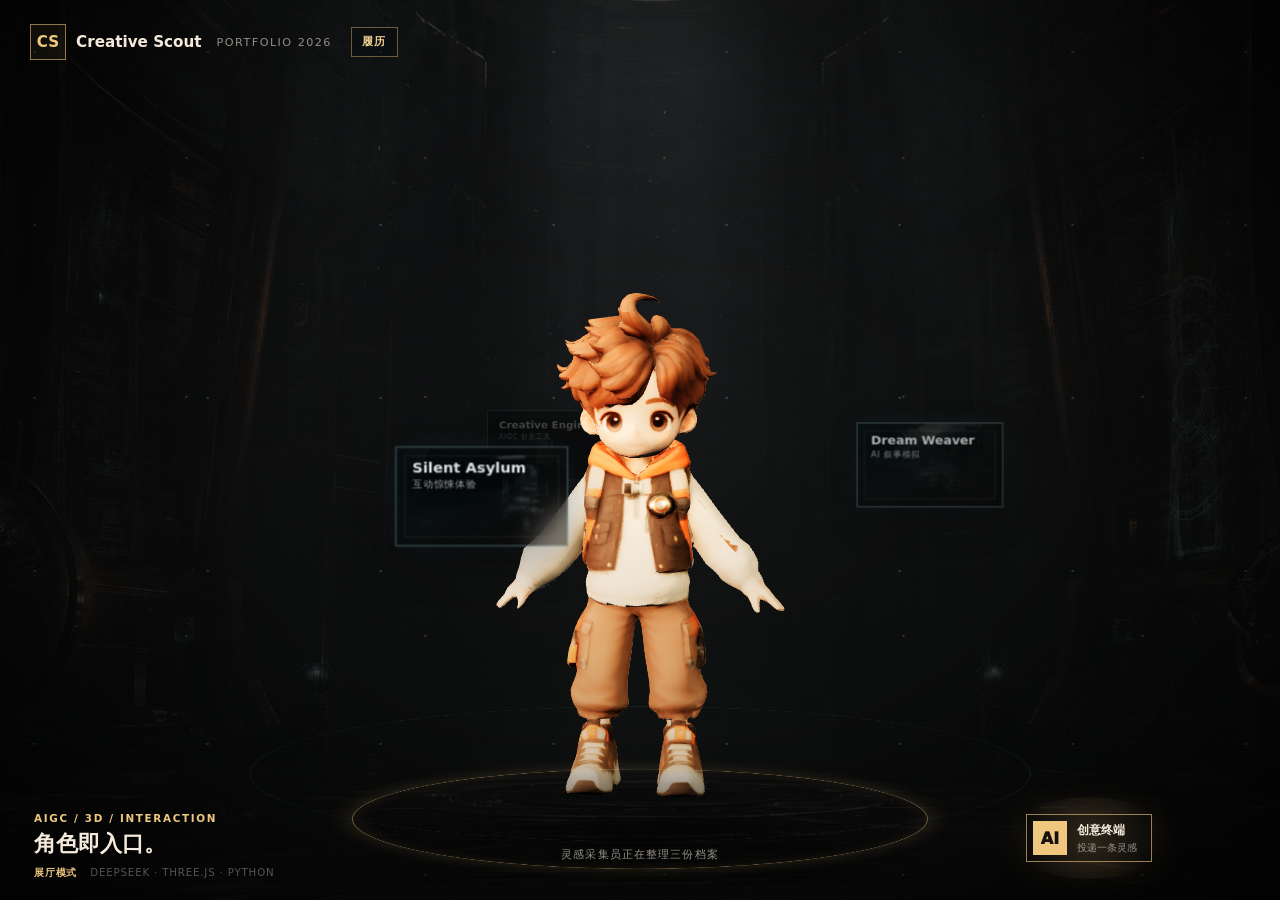
<file: projects/04-creative-engine-lab/frontend/index.html>
<!doctype html>
<html lang="zh-CN">
  <head>
    <meta charset="utf-8" />
    <meta name="viewport" content="width=device-width, initial-scale=1" />
    <title>Creative Scout | Interactive Portfolio</title>
    <meta name="description" content="角色引导的 AIGC、3D 与互动作品集" />
    <link rel="stylesheet" href="./styles.css?v=resume-dossier-01" />
  </head>
  <body>
    <main class="portfolio-shell">
      <section class="stage" id="stage">
        <div id="threeStage" class="three-stage" aria-label="3D portfolio stage"></div>
        <canvas id="fallbackStage" class="fallback-stage" aria-hidden="true"></canvas>
        <div class="stage-vignette" aria-hidden="true"></div>
        <div class="ground-shadow" aria-hidden="true"></div>
        <div class="ground-ring ring-one" aria-hidden="true"></div>
        <div class="ground-ring ring-two" aria-hidden="true"></div>
        <div class="noise-layer" aria-hidden="true"></div>
        <div class="project-signal" id="projectSignal" aria-hidden="true"><span></span><small>ARCHIVE LINK STABLE</small></div>

        <header class="site-mark">
          <a class="brand" href="#stage" aria-label="Creative Scout 首页">
            <span class="brand-mark">CS</span>
            <span>Creative Scout</span>
          </a>
          <span class="year">Portfolio 2026</span>
          <button class="resume-toggle" id="resumeToggle" type="button" aria-controls="resumeDossier" aria-expanded="false">履历</button>
        </header>

        <section class="hero-copy" aria-label="Portfolio statement">
          <p>AIGC / 3D / INTERACTION</p>
          <h1>角色即入口。</h1>
        </section>

        <p class="guide-whisper">灵感采集员正在整理三份档案</p>
        <nav class="project-orbit" id="projectOrbit" aria-label="精选项目"></nav>

        <aside class="project-file" id="projectFile" aria-live="polite" aria-hidden="true">
          <button class="close-file" type="button" id="closeProjectFile" aria-label="关闭项目档案">×</button>
          <div class="file-index" id="fileType">档案 01</div>
          <div class="file-cover"><img id="fileCover" alt="项目预览" /></div>
          <h2 id="fileTitle">Dream Weaver</h2>
          <p id="fileOutcome"></p>
          <p id="fileDesc"></p>
          <div class="file-credential" id="fileCredential"></div>
          <div class="file-proof" id="fileProof"></div>
          <div class="mini-tags" id="fileTags"></div>
          <button class="launch-project" type="button" id="launchProject">进入体验 <span>↗</span></button>
        </aside>

        <aside class="terminal-panel" id="engine" aria-hidden="true">
          <button class="close-file" type="button" id="closeEngine" aria-label="关闭创意终端">×</button>
          <p class="terminal-kicker">CREATIVE TERMINAL</p>
          <h2>输入一句灵感</h2>
          <textarea id="briefInput" rows="4" placeholder="例如：雨夜赛博茶馆，茶客都没有影子"></textarea>
          <div class="quick-prompts" id="quickPrompts"></div>
          <button class="generate-action" id="generateBtn" type="button"><span>生成创意档案</span><span>→</span></button>
          <p class="engine-state" id="reactorState">READY</p>
        </aside>

        <aside class="result-file" id="resultPanel" aria-live="polite">
          <button class="close-file" type="button" id="closeResult" aria-label="关闭生成档案">×</button>
          <p class="terminal-kicker">GENERATED FILE</p>
          <h2 id="conceptTitle">创意档案</h2>
          <p id="creativeThesis"></p>
          <div class="brief-facts"><span id="audience"></span><span id="outputFormat"></span></div>
          <p class="worldview" id="worldview"></p>
          <div class="palette" id="palette"></div>
          <div class="tag-list" id="keywords"></div>
          <pre id="imagePrompt"></pre>
          <button class="copy-prompt" id="copyPrompt" type="button">复制 Prompt</button>
        </aside>

        <aside class="resume-dossier" id="resumeDossier" aria-hidden="true" aria-label="凌煜圣个人简历">
          <button class="close-file" type="button" id="closeResume" aria-label="关闭个人简历">×</button>
          <section class="resume-identity">
            <div class="resume-photo"><img src="./assets/profile/ling-yusheng.jpg" alt="凌煜圣" /></div>
            <p class="resume-kicker">PERSONNEL FILE / 2027</p>
            <h2>凌煜圣</h2>
            <p class="resume-name">LING YUSHENG</p>
            <p class="resume-role">全栈 / 后端开发（AI 应用方向）· 2027 届校招</p>
            <div class="resume-contact"><span>17783190642</span><span>重庆财经学院</span><span>人工智能 · 2027届</span></div>
            <a class="resume-download" href="./assets/resume/ling-yusheng-fullstack-resume.pdf" download>下载投递版 PDF <span>↓</span></a>
          </section>
          <section class="resume-content">
            <p class="resume-kicker">FULL-STACK / AI APPLICATION</p>
            <h3>从数据与模型，到能跑起来的全栈产品。</h3>
            <p class="resume-lead">人工智能专业 2027 届。后端、前端、数据库到部署均独立完成，写了 5 个能跑、也部署上线的 Web 项目，主要用 Python/Flask、原生 JS、SQLite 和 Render，源码与在线作品均可核验。</p>
            <div class="resume-grid">
              <section>
                <h4>技术能力</h4>
                <p><b>后端</b>Python · Flask · 标准库 HTTP 服务 · REST · SQLite · 规则引擎与数值驱动状态流转</p>
                <p><b>前端</b>HTML / CSS / 原生 JavaScript · ECharts · Canvas · Three.js</p>
                <p><b>数据</b>pandas 清洗与脱敏 · 指标口径建模 · 二十万条级订单/账单聚合</p>
                <p><b>AI 工程</b>LLM 接入与输出约束（白名单/数值钳制/降级）· DeepSeek / Ollama 本地调用 · ComfyUI 节点式出图 · Prompt</p>
                <p><b>工程化</b>Git · Render Blueprint 多服务编排 · Pillow 图像处理与感知哈希</p>
              </section>
              <section>
                <h4>教育</h4>
                <p><b>重庆财经学院</b>讯飞人工智能学院 · 人工智能（本科）2023.09–2027.06</p>
                <h4 class="resume-subhead">目标方向</h4>
                <p>全栈 / 后端开发（AI 应用方向）<br />AI 应用工程师 / FDE</p>
              </section>
            </div>
            <section class="resume-projects">
              <h4>作品（点击展厅卡片查看）</h4>
              <span>AI-DataPilot · 经营数据分析</span>
              <span>Dream Weaver · 互动叙事后端</span>
              <span>一源树多服务 · 云部署</span>
              <span>Creative Engine Lab · AIGC 工具</span>
              <span>Silent Asylum · 文字互动游戏</span>
            </section>
          </section>
        </aside>
        <button class="terminal-dock" id="engineToggle" type="button" aria-expanded="false" aria-controls="engine">
          <span class="terminal-icon">AI</span>
          <span><strong>创意终端</strong><small>投递一条灵感</small></span>
        </button>

        <footer class="tech-strip"><span id="serverStatus">LOCAL ENGINE</span><span>DeepSeek · Three.js · Python</span></footer>
      </section>
    </main>
    <script src="./vendor/three.min.js"></script>
    <script src="./vendor/GLTFLoader.js"></script>
    <script src="./app.js?v=resume-dossier-01"></script>
  </body>
</html>
</file>
<file: styles.css>
:root {
  --bg: #07090a;
  --ink: #f3ecdd;
  --muted: rgba(243, 236, 221, .56);
  --soft: rgba(243, 236, 221, .8);
  --faint: rgba(243, 236, 221, .38);
  --line: rgba(243, 236, 221, .14);
  --sand: #ecc478;
  --sand-deep: #c98a3f;
  --warm: #c9793b;
  --cyan: #7fd6dd;
  --rose: #e08286;
  --panel: rgba(10, 17, 19, .82);
  --ease: cubic-bezier(.2, 0, 0, 1);
}

* { box-sizing: border-box; }
html, body, .portfolio-shell { width: 100%; height: 100%; }
body {
  margin: 0; overflow: hidden; background: var(--bg); color: var(--ink);
  font-family: -apple-system, BlinkMacSystemFont, "Segoe UI", "PingFang SC", "Microsoft YaHei", "Hiragino Sans GB", sans-serif;
  -webkit-font-smoothing: antialiased; text-rendering: optimizeLegibility;
}
.mono { font-family: Consolas, "Cascadia Mono", Menlo, "SFMono-Regular", monospace; }
button, textarea { font: inherit; }
button { cursor: pointer; color: inherit; background: none; border: 0; }
a { color: inherit; text-decoration: none; }
::selection { background: rgba(236, 196, 120, .28); }

/* ============ 加载层 ============ */
.preloader { position: fixed; inset: 0; z-index: 200; display: grid; place-items: center;
  background: radial-gradient(ellipse at 50% 46%, #1a140d 0%, #0a0c0b 60%, #060707 100%);
  transition: opacity .7s var(--ease), visibility .7s; }
.preloader.is-done { opacity: 0; visibility: hidden; pointer-events: none; }
.pre-inner { width: min(320px, 72vw); text-align: center; }
.pre-mark { width: 64px; height: 64px; margin: 0 auto 18px; display: grid; place-items: center;
  border: 1px solid rgba(236,196,120,.5); color: var(--sand); background: rgba(236,196,120,.06);
  font-weight: 800; letter-spacing: .12em; font-size: 1.05rem;
  box-shadow: 0 0 40px rgba(236,196,120,.12), inset 0 0 24px rgba(236,196,120,.06); }
.pre-title { font-size: .82rem; letter-spacing: .22em; color: var(--soft); margin-bottom: 20px; }
.pre-track { height: 2px; background: rgba(243,236,221,.12); overflow: hidden; }
.pre-track i { display: block; height: 100%; width: 0%; background: linear-gradient(90deg, var(--sand-deep), var(--sand));
  box-shadow: 0 0 12px rgba(236,196,120,.6); transition: width .25s linear; }
.pre-meta { display: flex; justify-content: space-between; margin-top: 10px; font-size: .62rem; letter-spacing: .12em; color: var(--muted); }
.pre-meta span:first-child { color: var(--sand); }

/* ============ 自定义光标 ============ */
.cursor-ring, .cursor-dot { position: fixed; top: 0; left: 0; z-index: 180; pointer-events: none; display: none; }
body.has-fine-pointer, body.has-fine-pointer * { cursor: none !important; }
body.has-fine-pointer .cursor-ring, body.has-fine-pointer .cursor-dot { display: block; }
.cursor-ring { width: 38px; height: 38px; margin: -19px 0 0 -19px; border: 1px solid rgba(236,196,120,.7);
  border-radius: 50%; transition: width .22s var(--ease), height .22s var(--ease), margin .22s var(--ease),
  border-color .22s, background .22s; }
.cursor-dot { width: 5px; height: 5px; margin: -2.5px 0 0 -2.5px; border-radius: 50%; background: var(--sand); }
body.cursor-hot .cursor-ring { width: 58px; height: 58px; margin: -29px 0 0 -29px;
  border-color: var(--cyan); background: rgba(127,214,221,.08); }

/* ============ 舞台 ============ */
.stage { position: relative; isolation: isolate; width: 100vw; height: 100vh; min-height: 640px; overflow: hidden; background: #060807; }
.three-stage, .fallback-stage { position: absolute; inset: 0; width: 100%; height: 100%; z-index: 3; pointer-events: none; }
.three-stage canvas { display: block; width: 100%; height: 100%; }
.fallback-stage { display: block; } .fallback-stage.is-hidden { display: none; }
.stage::before { content: ""; position: absolute; inset: -4%; z-index: 0; pointer-events: none;
  background:
    linear-gradient(180deg, rgba(2,5,6,.22), rgba(3,5,5,.74)),
    radial-gradient(ellipse at 50% 56%, transparent 22%, rgba(0,0,0,.5) 90%),
    url('./assets/environment/archive-observatory.png') center / cover no-repeat;
  filter: saturate(.66) contrast(.94) brightness(.7);
  animation: observatory-drift 22s ease-in-out infinite alternate; }
.stage::after { content: ""; position: absolute; inset: 0; z-index: 1; pointer-events: none; opacity: .32;
  background-image: radial-gradient(circle at 20% 30%, rgba(103,225,236,.6) 0 1px, transparent 1.5px),
    radial-gradient(circle at 78% 66%, rgba(239,187,108,.5) 0 1px, transparent 1.5px);
  background-size: 173px 173px, 239px 239px; animation: signal-float 14s linear infinite; }
.stage-vignette { position: absolute; inset: 0; z-index: 4; pointer-events: none;
  background: radial-gradient(ellipse at 50% 47%, transparent 14%, rgba(0,0,0,.14) 48%, rgba(0,0,0,.8) 100%); }
.noise-layer { position: absolute; inset: 0; z-index: 5; pointer-events: none; opacity: .045; mix-blend-mode: screen;
  background-image: repeating-linear-gradient(0deg, rgba(255,255,255,.035) 0 1px, transparent 1px 4px); }
.ground-shadow { position: absolute; z-index: 4; left: 50%; bottom: -2vh; width: min(46vw,720px); height: min(12vw,180px);
  transform: translateX(-50%); border-radius: 50%; background: radial-gradient(ellipse, rgba(0,0,0,.72), transparent 70%); filter: blur(10px); pointer-events: none; }
.ground-ring { position: absolute; z-index: 4; left: 50%; bottom: -5.2vh; border-radius: 50%; transform: translateX(-50%) rotateX(67deg); pointer-events: none; }
.ring-one { width: min(45vw,680px); height: min(20vw,300px); border: 1px solid rgba(236,196,120,.4);
  box-shadow: 0 0 32px rgba(236,196,120,.16), inset 0 0 28px rgba(236,196,120,.08); animation: ring-breathe 5.5s ease-in-out infinite; }
.ring-two { width: min(61vw,980px); height: min(27vw,420px); border: 1px solid rgba(127,214,221,.14); opacity: .7; animation: ring-drift 12s linear infinite; }

/* ============ 顶部 ============ */
.site-mark, .hero-copy, .guide-whisper, .project-orbit, .project-file, .terminal-panel, .result-file,
.terminal-dock, .tech-strip, .project-signal { position: absolute; z-index: 12; }
.site-mark { top: 26px; left: 32px; right: 32px; display: flex; gap: 15px; align-items: center; justify-content: space-between; }
.brand { display: flex; gap: 11px; align-items: center; font-weight: 800; font-size: .95rem; }
.brand-mark { display: grid; width: 38px; height: 38px; place-items: center; border: 1px solid rgba(236,196,120,.55);
  color: var(--sand); background: rgba(236,196,120,.06); font-size: .72rem; letter-spacing: .08em; }
.brand-text { display: grid; line-height: 1.15; }
.brand-text small { color: var(--muted); font-size: .58rem; letter-spacing: .2em; font-weight: 600; margin-top: 2px; }
.site-tools { display: flex; gap: 14px; align-items: center; }
.year { color: var(--muted); font-size: .64rem; letter-spacing: .14em; }
.resume-toggle { border: 1px solid rgba(236,196,120,.42); color: #f0d092; background: rgba(9,13,13,.44);
  padding: 8px 13px; font-size: .66rem; font-weight: 800; letter-spacing: .14em; transition: background .2s, border-color .2s; }
.resume-toggle:hover, .resume-toggle[aria-expanded="true"] { background: rgba(236,196,120,.13); border-color: rgba(236,196,120,.9); }

/* ============ Hero ============ */
.hero-copy { left: 36px; bottom: 52px; max-width: 46vw; }
.hero-copy p { margin: 0 0 10px; color: var(--sand); font-size: .64rem; font-weight: 700; letter-spacing: .18em;
  text-shadow: 0 1px 10px rgba(0,0,0,.9); }
.hero-copy h1 { margin: 0; color: #fbf6ec; font-size: clamp(1.5rem, 2.1vw, 2.3rem); line-height: 1.14; letter-spacing: .01em; font-weight: 800;
  text-shadow: 0 1px 3px rgba(0,0,0,.92); }
.guide-whisper { left: 50%; bottom: 30px; transform: translateX(-50%); color: var(--faint); font-size: .62rem;
  letter-spacing: .1em; text-align: center; pointer-events: none; white-space: nowrap; }

/* 错峰入场：默认终态可见，未就绪时才隐藏；用 transition 而非 fill:both 动画，
   避免个别环境动画时钟冻结把元素永久卡在 opacity:0 */
.site-mark, .hero-copy, .guide-whisper, .terminal-dock, .tech-strip {
  opacity: 0; transform: translateY(14px);
  transition: opacity .8s var(--ease), transform .8s var(--ease);
}
.hero-copy { transition-delay: .15s; }
.terminal-dock { transition: opacity .8s var(--ease) .4s, translate .2s, border-color .2s; }
.guide-whisper { transition-delay: .55s; }
.is-ready .site-mark, .is-ready .hero-copy, .is-ready .guide-whisper,
.is-ready .terminal-dock, .is-ready .tech-strip { opacity: 1; transform: none; }
@keyframes rise { from { opacity: 0; transform: translateY(14px); } to { opacity: 1; transform: translateY(0); } }

/* ============ 项目轨道 ============ */
.project-orbit { inset: 0; z-index: 18; pointer-events: none; }
.project-node { position: absolute; left: 50%; top: 50%; width: clamp(176px, 13.5vw, 232px); height: clamp(104px, 7.6vw, 130px);
  display: block; overflow: hidden; text-align: left; padding: 0; border: 1px solid rgba(191,231,237,.34); color: var(--ink);
  background: linear-gradient(135deg, rgba(11,26,30,.78), rgba(19,16,12,.36));
  backdrop-filter: blur(12px) saturate(115%); -webkit-backdrop-filter: blur(12px) saturate(115%);
  box-shadow: inset 0 0 0 1px rgba(255,255,255,.045), 0 16px 48px rgba(0,0,0,.32), 0 0 28px rgba(87,220,237,.07);
  opacity: var(--orbit-opacity, .9); scale: var(--orbit-scale, 1);
  transform: translate3d(calc(-50% + var(--orbit-x,0px)), calc(-50% + var(--orbit-y,0px)), 0);
  will-change: transform, opacity, scale; pointer-events: auto;
  transition: scale .24s var(--ease), border-color .24s, box-shadow .24s, background .24s, opacity .4s; }
.project-node::before { content: ""; position: absolute; inset: 8px; border: 1px solid rgba(235,207,143,.15); pointer-events: none; }
.project-node.is-behind { filter: brightness(.5) saturate(.6); }
.project-node:hover, .project-node:focus-visible, .project-node.is-selected {
  scale: calc(var(--orbit-scale,1) * 1.09); border-color: rgba(236,196,120,.88);
  background: linear-gradient(135deg, rgba(18,47,52,.92), rgba(55,30,12,.7));
  box-shadow: inset 0 0 0 1px rgba(255,255,255,.14), 0 22px 60px rgba(0,0,0,.5), 0 0 42px rgba(236,188,105,.2); outline: none; }
.node-thumb, .node-abstract { position: absolute; inset: 0; background-position: center; background-size: cover;
  opacity: .26; filter: grayscale(.2) contrast(1.2) brightness(.66); transition: opacity .25s, filter .25s, transform .5s var(--ease); }
.project-node:hover .node-thumb, .project-node.is-selected .node-thumb { opacity: .46; filter: grayscale(0) contrast(1.06) brightness(.8); transform: scale(1.05); }
.node-abstract { opacity: .34; filter: none; }
.project-node:hover .node-abstract, .project-node.is-selected .node-abstract { opacity: .5; }
.node-index { position: absolute; top: 13px; left: 15px; z-index: 1; color: #f5d28e; font-size: .64rem; font-weight: 800; letter-spacing: .14em; }
.node-time { position: absolute; top: 13px; right: 15px; z-index: 1; color: rgba(232,245,245,.5); font-size: .58rem; letter-spacing: .08em; }
.node-label { position: absolute; z-index: 1; right: 15px; bottom: 12px; left: 15px; text-shadow: 0 2px 16px #000; }
.node-label strong { display: block; font-size: .92rem; letter-spacing: 0; }
.node-label small { display: block; margin-top: 3px; color: rgba(232,245,245,.68); font-size: .6rem; letter-spacing: .06em; }
.node-label em { display: block; margin-top: 4px; font-style: normal; color: var(--sand); font-size: .6rem; letter-spacing: .04em; }
.project-signal { left: 50%; top: 13%; display: flex; gap: 8px; align-items: center; transform: translateX(-50%) translateY(-5px);
  color: rgba(225,241,240,.72); opacity: 0; pointer-events: none; transition: opacity .3s, transform .3s; }
.project-signal.is-active { opacity: 1; transform: translateX(-50%) translateY(0); }
.project-signal span { width: 5px; height: 5px; border-radius: 50%; background: #e9c77c; box-shadow: 0 0 14px #e9c77c; }
.project-signal small { font-size: .6rem; font-weight: 800; letter-spacing: .16em; }

/* 抽象封面（无图项目的程序化视觉） */
.abs { position: relative; overflow: hidden; }
.abs::before { content: ""; position: absolute; inset: 0;
  background:
    linear-gradient(135deg, var(--g1, rgba(127,214,221,.5)), transparent 55%),
    radial-gradient(circle at 78% 24%, var(--g2, rgba(236,196,120,.45)), transparent 46%),
    linear-gradient(160deg, #162c31, #141009 70%); }
.abs::after { content: attr(data-glyph); position: absolute; right: 10px; bottom: 2px; font-size: 2.6rem; font-weight: 900;
  color: rgba(255,255,255,.07); letter-spacing: -.04em; }
.tone-0 { --g1: rgba(127,214,221,.55); --g2: rgba(236,196,120,.5); }
.tone-1 { --g1: rgba(159,142,255,.4); --g2: rgba(127,214,221,.45); }
.tone-2 { --g1: rgba(236,196,120,.55); --g2: rgba(201,121,59,.45); }
.tone-3 { --g1: rgba(224,130,134,.4); --g2: rgba(236,196,120,.45); }
.tone-4 { --g1: rgba(127,214,221,.4); --g2: rgba(224,130,134,.4); }

/* ============ 浮层面板通用 ============ */
.project-file, .terminal-panel, .result-file { border: 1px solid var(--line); background: var(--panel);
  backdrop-filter: blur(24px) saturate(120%); -webkit-backdrop-filter: blur(24px) saturate(120%);
  box-shadow: 0 28px 100px rgba(0,0,0,.5); opacity: 0; pointer-events: none; transition: opacity .26s var(--ease), transform .26s var(--ease); }
.project-file { z-index: 30; left: 6%; top: 50%; width: min(384px, 30vw); padding: 18px; transform: translateY(-50%) translateX(-18px); max-height: 92vh; overflow: auto; }
.terminal-panel { z-index: 30; right: 7%; top: 14%; width: min(360px, 28vw); padding: 20px; transform: translateX(18px) scale(.98); }
.result-file { z-index: 30; right: 7%; top: 13%; width: min(380px, 29vw); padding: 20px; transform: translateX(18px) scale(.98); max-height: 74vh; overflow: auto; }
.project-file.is-open { opacity: 1; pointer-events: auto; transform: translateY(-50%) translateX(0); }
.terminal-panel.is-open, .result-file.is-open { opacity: 1; pointer-events: auto; transform: translateX(0) scale(1); }
.close-file { position: absolute; top: 11px; right: 11px; z-index: 2; display: grid; width: 30px; height: 30px; place-items: center;
  border: 1px solid var(--line); background: rgba(255,255,255,.04); font-size: 1.15rem; line-height: 1; }
.close-file:hover { border-color: var(--sand); color: var(--sand); }

/* ============ 项目深度档案 ============ */
.file-index { margin: 0 0 10px; color: var(--sand); font-size: .62rem; font-weight: 800; letter-spacing: .15em; padding-right: 30px; }
.file-cover { height: 158px; margin: 0 0 14px; overflow: hidden; border: 1px solid rgba(243,236,221,.12); background: #17130e; position: relative; }
.file-cover img { width: 100%; height: 100%; object-fit: cover; display: block; }
.file-cover::after { content: ""; position: absolute; inset: 0; background: linear-gradient(180deg, transparent 46%, rgba(7,9,9,.82)); pointer-events: none; }
.file-cover.abs img { display: none; }
.file-cover.abs::before { content: ""; position: absolute; inset: 0;
  background: linear-gradient(135deg, var(--g1), transparent 55%), radial-gradient(circle at 78% 24%, var(--g2), transparent 46%), linear-gradient(160deg,#162c31,#141009 70%); }
.file-cover.abs::after { background: linear-gradient(180deg, transparent 40%, rgba(7,9,9,.55)); }
.project-file h2 { margin: 0 0 8px; padding-right: 32px; font-size: 1.4rem; line-height: 1.1; }
.file-outcome { margin: 0 0 6px; color: var(--sand); font-weight: 800; font-size: .94rem; line-height: 1.45; }
.block-kicker { margin: 14px 0 6px; font-size: .58rem; font-weight: 800; letter-spacing: .16em; color: var(--cyan); }
.file-how { margin: 0; color: var(--soft); font-size: .78rem; line-height: 1.62; }
.file-metrics { display: grid; grid-template-columns: repeat(2,1fr); gap: 1px; margin-top: 10px; border: 1px solid rgba(221,240,239,.12); background: rgba(221,240,239,.12); }
.file-metrics span { background: rgba(7,10,10,.8); padding: 7px 9px; font-size: .68rem; color: rgba(235,243,241,.82); display: flex; flex-direction: column; gap: 2px; }
.file-metrics b { color: var(--sand); font-size: .86rem; font-weight: 800; font-variant-numeric: tabular-nums; letter-spacing: .01em; }
.file-proof { display: grid; gap: 1px; margin-top: 6px; border: 1px solid rgba(221,240,239,.12); background: rgba(221,240,239,.12); }
.file-proof span { display: flex; gap: 9px; align-items: baseline; padding: 8px 9px; background: rgba(7,10,10,.8); font-size: .68rem; line-height: 1.5; color: rgba(235,243,241,.8); }
.file-proof b { color: rgba(237,196,121,.85); font-size: .58rem; letter-spacing: .06em; flex-shrink: 0; }
.mini-tags { display: flex; flex-wrap: wrap; gap: 6px; margin-top: 12px; }
.mini-tags span { border: 1px solid rgba(243,236,221,.14); color: rgba(243,236,221,.7); background: rgba(0,0,0,.22);
  padding: 4px 8px; font-size: .64rem; letter-spacing: .03em; }
.file-actions { margin-top: 14px; }
.launch-project { width: 100%; display: flex; align-items: center; justify-content: space-between; min-height: 44px; padding: 0 14px;
  border: 1px solid rgba(236,196,120,.7); color: #17110d; background: var(--sand); font-weight: 800; letter-spacing: .04em;
  transition: background .2s, transform .1s; }
.launch-project:hover { background: #f5d695; }
.launch-project:active { transform: scale(.985); }
.launch-project span { font-size: 1rem; }

/* ============ 创意终端 ============ */
.terminal-kicker { margin: 0 0 8px; color: var(--sand); font-size: .62rem; font-weight: 800; letter-spacing: .16em; }
.terminal-panel h2, .result-file h2 { margin: 0 0 6px; padding-right: 30px; font-size: 1.3rem; }
.terminal-note { margin: 0 0 12px; color: var(--muted); font-size: .68rem; }
.terminal-panel textarea { width: 100%; resize: none; border: 1px solid var(--line); outline: none; padding: 11px; color: var(--ink);
  background: rgba(0,0,0,.26); line-height: 1.55; }
.terminal-panel textarea:focus { border-color: var(--sand); box-shadow: 0 0 0 3px rgba(236,196,120,.1); }
.quick-prompts { display: grid; gap: 6px; margin: 11px 0; }
.quick-prompts button { padding: 3px 0; color: var(--muted); font-size: .73rem; text-align: left; transition: color .15s; }
.quick-prompts button:hover { color: var(--cyan); }
.generate-action { width: 100%; display: flex; align-items: center; justify-content: space-between; min-height: 42px; padding: 0 13px;
  border: 1px solid rgba(236,196,120,.7); background: var(--sand); color: #17110d; font-weight: 800; }
.engine-state { margin: 11px 0 0; color: var(--sand); font-size: .62rem; letter-spacing: .13em; }
.result-file p { margin: 0; color: var(--soft); font-size: .78rem; line-height: 1.6; }
.brief-facts { display: flex; flex-wrap: wrap; gap: 6px; margin: 10px 0; }
.brief-facts span { border: 1px solid var(--line); padding: 4px 8px; font-size: .66rem; color: rgba(243,236,221,.72); }
.worldview { margin-top: 10px !important; padding-top: 11px; border-top: 1px solid var(--line); }
.palette { display: grid; grid-template-columns: repeat(5,1fr); gap: 5px; margin-top: 12px; }
.palette span { height: 30px; border: 1px solid rgba(243,236,221,.12); }
.tag-list { display: flex; flex-wrap: wrap; gap: 6px; margin-top: 12px; }
.tag-list span { border: 1px solid var(--line); background: rgba(0,0,0,.22); padding: 3px 7px; font-size: .64rem; color: rgba(243,236,221,.7); }
pre { max-height: 110px; overflow: auto; margin: 12px 0 0; padding: 10px; border: 1px solid var(--line); color: #dbf9ff;
  background: rgba(0,0,0,.28); white-space: pre-wrap; font-size: .66rem; line-height: 1.5; font-family: Consolas, monospace; }
.copy-prompt { width: 100%; margin-top: 12px; min-height: 40px; border: 1px solid rgba(243,236,221,.24); color: var(--ink); background: transparent;
  font-weight: 700; letter-spacing: .04em; }
.copy-prompt:hover { border-color: var(--cyan); color: var(--cyan); }

/* ============ 右下 dock ============ */
.terminal-dock { right: clamp(34px, 9vw, 180px); bottom: 40px; z-index: 22; display: flex; gap: 11px; align-items: center;
  border: 1px solid rgba(236,196,120,.6); background: rgba(15,14,11,.78); padding: 7px 16px 7px 7px;
  box-shadow: 0 0 44px rgba(236,196,120,.12); transition: border-color .2s, transform .15s; }
.terminal-dock:hover { border-color: var(--sand); translate: 0 -2px; }
.terminal-dock::before { content: ""; position: absolute; inset: -18px; z-index: -1; border-radius: 50%; background: radial-gradient(circle, rgba(236,196,120,.14), transparent 70%); }
.terminal-icon { display: grid; width: 34px; height: 34px; place-items: center; color: #17110d; background: var(--sand); font-weight: 900; font-size: .78rem; }
.terminal-dock strong, .terminal-dock small { display: block; text-align: left; }
.terminal-dock strong { font-size: .78rem; }
.terminal-dock small { margin-top: 2px; color: var(--muted); font-size: .58rem; }

/* ============ 底部 ============ */
.tech-strip { left: 36px; bottom: 22px; display: flex; gap: 13px; color: rgba(243,236,221,.32); font-size: .6rem; letter-spacing: .08em; }
.tech-strip span:first-child { color: var(--sand); font-weight: 800; }

/* ============ 履历弹层 ============ */
.resume-dossier { position: absolute; z-index: 60; top: 50%; left: 50%; display: grid; grid-template-columns: 258px minmax(0,1fr);
  width: min(1020px, calc(100vw - 96px)); max-height: min(800px, calc(100vh - 80px)); overflow: auto;
  border: 1px solid rgba(222,238,236,.24); background: rgba(8,15,16,.97);
  box-shadow: 0 34px 130px rgba(0,0,0,.66), 0 0 46px rgba(102,224,225,.08);
  opacity: 0; pointer-events: none; transform: translate(-50%,-48%) scale(.985); transition: opacity .26s var(--ease), transform .26s var(--ease); }
.resume-dossier.is-open { opacity: 1; pointer-events: auto; transform: translate(-50%,-50%) scale(1); }
.resume-dossier::before { content: ""; position: absolute; inset: 10px; border: 1px solid rgba(226,194,128,.12); pointer-events: none; }
.resume-identity { position: relative; padding: 28px 24px; background: linear-gradient(160deg, rgba(21,48,50,.98), rgba(12,19,19,.96) 66%, rgba(40,25,14,.95)); }
.resume-photo { width: 150px; height: 150px; overflow: hidden; border: 1px solid rgba(228,197,130,.55); background: #101515; }
.resume-photo img { width: 100%; height: 100%; object-fit: cover; object-position: 30% 26%; filter: saturate(.82) contrast(1.06); }
.resume-kicker { margin: 17px 0 7px; color: #e6bf78; font-size: .6rem; font-weight: 800; letter-spacing: .15em; }
.resume-identity h2 { margin: 0; font-size: 1.8rem; letter-spacing: .03em; }
.resume-name { margin: 3px 0 16px; color: rgba(230,241,238,.56); font-size: .64rem; font-weight: 800; letter-spacing: .16em; }
.resume-role { margin: 0; color: #f4e9d0; font-size: .88rem; font-weight: 800; line-height: 1.5; }
.resume-contact { display: grid; gap: 7px; margin: 24px 0 20px; padding-top: 16px; border-top: 1px solid rgba(221,237,234,.17);
  color: rgba(232,242,239,.72); font-size: .7rem; line-height: 1.5; }
.resume-download { display: flex; justify-content: space-between; align-items: center; border: 1px solid rgba(232,196,121,.58);
  color: #f4e2b9; background: rgba(0,0,0,.14); padding: 11px 12px; font-size: .68rem; font-weight: 800; letter-spacing: .05em; }
.resume-download:hover { background: rgba(232,196,121,.14); }
.resume-content { padding: 30px 36px 28px; }
.resume-content h3 { max-width: 540px; margin: 0 0 12px; font-size: clamp(1.4rem, 2vw, 2.1rem); line-height: 1.14; }
.resume-lead { max-width: 620px; margin: 0 0 22px; color: rgba(226,238,236,.74); font-size: .82rem; line-height: 1.7; }
.resume-grid { display: grid; grid-template-columns: 1.2fr .8fr; gap: 26px; padding: 16px 0; border-top: 1px solid rgba(221,237,234,.16); border-bottom: 1px solid rgba(221,237,234,.16); }
.resume-content h4 { margin: 0 0 10px; color: #e5bf7a; font-size: .66rem; letter-spacing: .13em; }
.resume-grid p { margin: 0 0 11px; color: rgba(231,240,237,.72); font-size: .74rem; line-height: 1.6; }
.resume-grid b { display: block; margin-bottom: 2px; color: #f4f6ee; font-size: .76rem; }
.resume-subhead { margin-top: 18px !important; }
.resume-experience { padding: 18px 0 14px; }
.resume-experience h4 { margin-bottom: 5px; }
.experience-role { color: rgba(226,188,117,.82); font-size: .7rem; font-weight: 800; margin: 0 0 8px; }
.resume-experience ul { display: grid; gap: 7px; margin: 8px 0 0; padding: 0; list-style: none; }
.resume-experience li { position: relative; padding-left: 12px; color: rgba(231,240,237,.74); font-size: .72rem; line-height: 1.55; }
.resume-experience li::before { content: ""; position: absolute; left: 0; top: .5rem; width: 4px; height: 4px; background: #75c8c4; }
.resume-projects { display: flex; flex-wrap: wrap; gap: 6px; padding-top: 12px; border-top: 1px solid rgba(221,237,234,.16); }
.resume-projects h4 { width: 100%; margin-bottom: 4px; }
.resume-projects span { border: 1px solid rgba(221,237,234,.14); color: rgba(238,245,242,.7); background: rgba(255,255,255,.025); padding: 5px 8px; font-size: .64rem; }

@keyframes ring-breathe { 50% { opacity: .46; transform: translateX(-50%) rotateX(67deg) scale(1.04); } }
@keyframes ring-drift { to { transform: translateX(-50%) rotateX(67deg) rotateZ(360deg); } }
@keyframes observatory-drift { from { transform: scale(1.02) translate3d(-.35%,-.25%,0); } to { transform: scale(1.08) translate3d(.5%,.35%,0); } }
@keyframes signal-float { to { background-position: 173px -173px, -239px 239px; } }

/* ============ 响应式：平板 ============ */
@media (max-width: 1024px) {
  .project-file { left: 4%; width: min(360px, 40vw); }
  .terminal-panel, .result-file { right: 24px; width: min(360px, 44vw); }
  .hero-copy { max-width: 56vw; }
}

/* ============ 响应式：手机（轨道改为右侧静态列，面板全屏） ============ */
@media (max-width: 760px) {
  .stage { min-height: 600px; }
  .year, .guide-whisper, .tech-strip { display: none; }
  .site-mark { top: 16px; left: 16px; right: 16px; }
  .brand-text small { display: none; }
  .hero-copy { left: 18px; bottom: 16px; max-width: 92vw; }
  .hero-copy h1 { font-size: 1.3rem; }
  .hero-copy p { font-size: .56rem; }
  .project-orbit.static-orbit .project-node,
  .project-orbit.static-orbit .project-node:nth-child(n) {
    position: absolute !important; left: auto !important; margin: 0 !important;
    width: 152px !important; height: 62px !important;
    transform: none !important; scale: 1 !important; opacity: 1 !important; filter: none !important; }
  .project-orbit.static-orbit .project-node:nth-child(1) { right: 12px !important; top: 74px !important; }
  .project-orbit.static-orbit .project-node:nth-child(2) { right: 12px !important; top: 144px !important; }
  .project-orbit.static-orbit .project-node:nth-child(3) { right: 12px !important; top: 214px !important; }
  .project-orbit.static-orbit .project-node:nth-child(4) { right: 12px !important; top: 284px !important; }
  .project-orbit.static-orbit .project-node:nth-child(5) { right: 12px !important; top: 354px !important; }
  .project-orbit.static-orbit .node-label strong { font-size: .76rem; }
  .project-orbit.static-orbit .node-label small, .project-orbit.static-orbit .node-label em,
  .project-orbit.static-orbit .node-time, .project-orbit.static-orbit .node-thumb,
  .project-orbit.static-orbit .node-abstract { display: none; }
  .project-file, .terminal-panel, .result-file { top: 64px; left: 14px; right: 14px; bottom: 14px; width: auto;
    max-height: none; background: rgba(9, 15, 17, .96); transform: translateY(12px); }
  .project-file.is-open, .terminal-panel.is-open, .result-file.is-open { transform: translateY(0); }
  /* 浮层打开时淡出轨道与底部入口，保证手机端全屏阅读不穿透 */
  .stage:has(.project-file.is-open) .project-orbit,
  .stage:has(.terminal-panel.is-open) .project-orbit,
  .stage:has(.result-file.is-open) .project-orbit,
  .stage:has(.resume-dossier.is-open) .project-orbit,
  .stage:has(.project-file.is-open) .terminal-dock,
  .stage:has(.terminal-panel.is-open) .terminal-dock,
  .stage:has(.result-file.is-open) .terminal-dock,
  .stage:has(.resume-dossier.is-open) .terminal-dock,
  .stage:has(.resume-dossier.is-open) .hero-copy { opacity: 0 !important; pointer-events: none; }
  .resume-dossier { background: rgba(8,15,16,.99); }
  .terminal-dock { right: 14px; bottom: 14px; }
  .resume-dossier { grid-template-columns: 1fr; width: min(580px, calc(100vw - 28px)); max-height: calc(100vh - 28px); }
  .resume-identity { padding: 22px; }
  .resume-photo { width: 92px; height: 92px; float: right; margin-left: 15px; }
  .resume-contact { margin: 18px 0; }
  .resume-content { padding: 24px 22px; }
  .resume-grid { grid-template-columns: 1fr; gap: 4px; }
}

/* ============ 减弱动效 ============ */
@media (prefers-reduced-motion: reduce) {
  .stage::before, .stage::after, .ring-one, .ring-two { animation: none; }
  .project-node, .launch-project, .terminal-dock, .resume-toggle { transition: none; }
  .site-mark, .hero-copy, .guide-whisper, .terminal-dock, .tech-strip { opacity: 1 !important; transform: none !important; transition: none !important; }
}
</file>
<file: projects/04-creative-engine-lab/frontend/styles.css>
:root {
  --bg: #090a09;
  --ink: #f4eadb;
  --muted: rgba(244, 234, 219, .58);
  --soft: rgba(244, 234, 219, .78);
  --line: rgba(244, 234, 219, .16);
  --sand: #efc77f;
  --warm: #c9793b;
  --cyan: #7edfeb;
  --rose: #ec747a;
}

* { box-sizing: border-box; }
html, body, .portfolio-shell { width: 100%; height: 100%; }
body { margin: 0; overflow: hidden; background: var(--bg); color: var(--ink); font-family: Inter, ui-sans-serif, system-ui, -apple-system, BlinkMacSystemFont, "Segoe UI", "Microsoft YaHei", sans-serif; }
button, textarea { font: inherit; }
button { cursor: pointer; }
a { color: inherit; text-decoration: none; }

.stage { position: relative; isolation: isolate; width: 100vw; height: 100vh; min-height: 720px; overflow: hidden; background: radial-gradient(ellipse at 50% 50%, #2b1b10 0%, #13130f 37%, #090a09 78%); }
.three-stage, .fallback-stage { position: absolute; inset: 0; width: 100%; height: 100%; z-index: 0; }
.three-stage canvas { display: block; width: 100%; height: 100%; }
.fallback-stage { display: block; }
.fallback-stage.is-hidden { display: none; }
.stage-vignette { position: absolute; inset: 0; z-index: 1; pointer-events: none; background: radial-gradient(ellipse at 50% 47%, transparent 14%, rgba(0,0,0,.12) 48%, rgba(0,0,0,.78) 100%); }
.noise-layer { position: absolute; inset: 0; z-index: 2; pointer-events: none; opacity: .07; background-image: repeating-linear-gradient(0deg, rgba(255,255,255,.035) 0 1px, transparent 1px 4px); mix-blend-mode: screen; }
.ground-shadow { position: absolute; z-index: 2; left: 50%; bottom: -2vh; width: min(46vw, 720px); height: min(12vw, 180px); transform: translateX(-50%); border-radius: 50%; background: radial-gradient(ellipse, rgba(0,0,0,.72), transparent 70%); filter: blur(10px); pointer-events: none; }
.ground-ring { position: absolute; z-index: 2; left: 50%; bottom: -5.2vh; border: 1px solid rgba(239,199,127,.28); border-radius: 50%; transform: translateX(-50%) rotateX(67deg); pointer-events: none; }
.ring-one { width: min(45vw, 680px); height: min(20vw, 300px); box-shadow: 0 0 28px rgba(239,199,127,.12), inset 0 0 28px rgba(239,199,127,.06); animation: ring-breathe 5.5s ease-in-out infinite; }
.ring-two { width: min(61vw, 980px); height: min(27vw, 420px); border-color: rgba(126,223,235,.14); opacity: .72; animation: ring-drift 11s linear infinite; }

.site-mark, .hero-copy, .guide-whisper, .project-orbit, .project-file, .terminal-panel, .result-file, .terminal-dock, .tech-strip { position: absolute; z-index: 5; }
.site-mark { top: 24px; left: 30px; display: flex; gap: 15px; align-items: center; }
.brand { display: flex; gap: 10px; align-items: center; font-weight: 900; font-size: .95rem; }
.brand-mark { display: grid; width: 36px; height: 36px; place-items: center; border: 1px solid rgba(239,199,127,.58); color: var(--sand); background: rgba(239,199,127,.06); }
.year { color: var(--muted); font-size: .7rem; letter-spacing: .13em; text-transform: uppercase; }
.hero-copy { left: 34px; bottom: 54px; }
.hero-copy p, .terminal-kicker, .file-index { margin: 0 0 8px; color: var(--sand); font-size: .65rem; font-weight: 900; letter-spacing: .16em; text-transform: uppercase; }
.hero-copy h1 { margin: 0; font-size: clamp(1.4rem, 2vw, 2.15rem); letter-spacing: 0; line-height: 1; }
.guide-whisper { left: 50%; bottom: 32px; width: 280px; transform: translateX(-50%); color: rgba(244,234,219,.42); font-size: .7rem; letter-spacing: .1em; text-align: center; pointer-events: none; }

.project-orbit { inset: 0; pointer-events: none; }
.project-node { position: absolute; width: 70px; height: 70px; border: 1px solid rgba(239,199,127,.35); color: var(--ink); background: rgba(11,12,10,.68); backdrop-filter: blur(14px); box-shadow: 0 14px 44px rgba(0,0,0,.28); pointer-events: auto; transition: transform .28s ease, width .28s ease, border-color .25s ease, background .25s ease; }
.project-node::after { content: attr(data-number); position: absolute; right: 9px; bottom: 8px; color: var(--sand); font-size: .63rem; font-weight: 900; letter-spacing: .08em; }
.project-node:nth-child(1) { left: 10.5%; top: 37%; }
.project-node:nth-child(2) { right: 10.5%; top: 34%; }
.project-node:nth-child(3) { right: 15.2%; bottom: 15%; }
.node-thumb { display: block; width: 100%; height: 100%; background-position: center; background-size: cover; opacity: .48; filter: saturate(.72) contrast(1.14); transition: opacity .25s ease; }
.project-node:nth-child(3) .node-thumb { background: radial-gradient(circle at 45% 40%, rgba(126,223,235,.72) 0 4%, rgba(239,199,127,.28) 5% 9%, transparent 10%), linear-gradient(145deg, #183031, #291a12 55%, #10100e); }
.node-label { position: absolute; left: 12px; top: 11px; max-width: 170px; opacity: 0; transform: translateY(4px); transition: opacity .2s ease, transform .2s ease; text-align: left; }
.node-label strong, .node-label span { display: block; white-space: nowrap; }
.node-label strong { font-size: .8rem; }
.node-label span { margin-top: 3px; color: var(--muted); font-size: .66rem; }
.project-node:hover, .project-node:focus-visible, .project-node.is-selected { width: 228px; border-color: rgba(239,199,127,.78); background: rgba(20,18,13,.88); transform: translateY(-5px); }
.project-node:hover .node-thumb, .project-node:focus-visible .node-thumb, .project-node.is-selected .node-thumb { opacity: .18; }
.project-node:hover .node-label, .project-node:focus-visible .node-label, .project-node.is-selected .node-label { opacity: 1; transform: translateY(0); }

.project-file, .terminal-panel, .result-file { width: min(355px, 28vw); border: 1px solid rgba(244,234,219,.16); background: rgba(13,14,12,.84); backdrop-filter: blur(22px); box-shadow: 0 28px 100px rgba(0,0,0,.46); opacity: 0; pointer-events: none; transition: opacity .24s ease, transform .24s ease; }
.project-file { left: 7.5%; top: 50%; padding: 16px; transform: translateY(-50%) translateX(-16px); }
.terminal-panel { right: 7%; top: 16%; padding: 18px; transform: translateX(18px) scale(.98); }
.result-file { right: 7%; top: 15%; padding: 18px; transform: translateX(18px) scale(.98); max-height: 70vh; overflow: auto; }
.project-file.is-open, .terminal-panel.is-open, .result-file.is-open { opacity: 1; pointer-events: auto; transform: translateY(-50%) translateX(0); }
.terminal-panel.is-open, .result-file.is-open { transform: translateX(0) scale(1); }
.close-file { position: absolute; top: 10px; right: 10px; display: grid; width: 29px; height: 29px; place-items: center; border: 1px solid rgba(244,234,219,.16); color: var(--ink); background: rgba(255,255,255,.04); font-size: 1.15rem; }
.file-cover { height: 150px; margin: 12px 0 14px; overflow: hidden; border: 1px solid rgba(244,234,219,.12); background: #17130e; }
.file-cover img { width: 100%; height: 100%; object-fit: cover; display: block; }
.project-file h2, .terminal-panel h2, .result-file h2 { margin: 0 0 8px; padding-right: 32px; font-size: 1.35rem; line-height: 1.12; }
.project-file p, .result-file p { margin: 0; color: var(--soft); font-size: .84rem; line-height: 1.58; }
#fileOutcome { margin-bottom: 8px; color: var(--sand); font-weight: 800; }
.mini-tags, .brief-facts, .tag-list { display: flex; flex-wrap: wrap; gap: 6px; margin-top: 13px; }
.mini-tags span, .brief-facts span, .tag-list span { border: 1px solid rgba(244,234,219,.13); color: rgba(244,234,219,.68); background: rgba(0,0,0,.22); padding: 4px 7px; font-size: .68rem; }
.launch-project, .generate-action, .copy-prompt { width: 100%; display: flex; align-items: center; justify-content: space-between; margin-top: 16px; min-height: 42px; padding: 0 12px; border: 1px solid rgba(239,199,127,.7); color: #17110d; background: var(--sand); font-weight: 900; }
.launch-project span { font-size: 1rem; }
.terminal-panel textarea { width: 100%; resize: none; border: 1px solid rgba(244,234,219,.16); outline: none; padding: 10px; color: var(--ink); background: rgba(0,0,0,.24); line-height: 1.55; }
.terminal-panel textarea:focus { border-color: var(--sand); box-shadow: 0 0 0 3px rgba(239,199,127,.1); }
.quick-prompts { display: grid; gap: 6px; margin: 10px 0; }
.quick-prompts button { border: 0; padding: 3px 0; color: var(--muted); background: transparent; font-size: .75rem; text-align: left; }
.quick-prompts button:hover { color: var(--cyan); }
.engine-state { margin: 10px 0 0; color: var(--sand); font-size: .65rem; letter-spacing: .13em; }
.brief-facts { margin-top: 10px; }
.worldview { margin-top: 12px !important; padding-top: 12px; border-top: 1px solid rgba(244,234,219,.1); }
.palette { display: grid; grid-template-columns: repeat(5, 1fr); gap: 5px; margin-top: 14px; }
.swatch { height: 32px; border: 1px solid rgba(244,234,219,.12); }
pre { max-height: 95px; overflow: auto; margin: 13px 0 0; padding: 10px; border: 1px solid rgba(244,234,219,.1); color: #dbf9ff; background: rgba(0,0,0,.25); white-space: pre-wrap; font-size: .7rem; line-height: 1.5; }
.copy-prompt { color: var(--ink); background: transparent; }

.terminal-dock { right: clamp(34px, 10vw, 190px); bottom: 38px; display: flex; gap: 10px; align-items: center; border: 1px solid rgba(239,199,127,.62); color: var(--ink); background: rgba(15,14,11,.76); padding: 6px 14px 6px 6px; box-shadow: 0 0 44px rgba(239,199,127,.12); }
.terminal-dock::before { content: ""; position: absolute; inset: -18px; z-index: -1; border-radius: 50%; background: radial-gradient(circle, rgba(239,199,127,.14), transparent 70%); }
.terminal-icon { display: grid; width: 34px; height: 34px; place-items: center; color: #17110d; background: var(--sand); font-weight: 950; }
.terminal-dock strong, .terminal-dock small { display: block; text-align: left; }
.terminal-dock strong { font-size: .78rem; }
.terminal-dock small { margin-top: 2px; color: var(--muted); font-size: .62rem; }
.tech-strip { left: 34px; bottom: 20px; display: flex; gap: 13px; color: rgba(244,234,219,.34); font-size: .64rem; letter-spacing: .08em; text-transform: uppercase; }
.tech-strip span:first-child { color: var(--sand); font-weight: 900; }

@keyframes ring-breathe { 50% { opacity: .48; transform: translateX(-50%) rotateX(67deg) scale(1.04); } }
@keyframes ring-drift { to { transform: translateX(-50%) rotateX(67deg) rotateZ(360deg); } }
@media (max-width: 900px) { .project-node:nth-child(1) { left: 5%; } .project-node:nth-child(2) { right: 5%; } .project-node:nth-child(3) { right: 7%; } .project-file { left: 24px; width: min(340px, 42vw); } .terminal-panel, .result-file { right: 24px; width: min(360px, 42vw); } .hero-copy { left: 24px; } }
@media (max-width: 680px) { .stage { min-height: 660px; } .year, .hero-copy, .guide-whisper, .tech-strip { display: none; } .site-mark { top: 16px; left: 16px; } .project-node { width: 52px; height: 52px; } .project-node:nth-child(1) { top: 22%; left: 16px; } .project-node:nth-child(2) { top: 30%; right: 16px; } .project-node:nth-child(3) { bottom: 18%; right: 16px; } .project-node:hover, .project-node:focus-visible, .project-node.is-selected { width: 180px; } .project-file, .terminal-panel, .result-file { top: 72px; left: 16px; right: 16px; width: auto; max-height: calc(100vh - 155px); transform: translateY(8px); } .project-file.is-open, .terminal-panel.is-open, .result-file.is-open { transform: translateY(0); } .terminal-dock { right: 16px; bottom: 16px; } }
.file-cover.abstract { background: radial-gradient(circle at 36% 30%, rgba(236, 190, 107, .78), rgba(95, 58, 29, .5) 28%, rgba(12, 13, 15, .98) 70%); }
.file-cover.abstract::after { content: 'CREATIVE ENGINE'; position: absolute; inset: auto 1rem 1rem; font-size: .66rem; letter-spacing: .16em; color: rgba(255, 240, 208, .76); }
.file-cover.abstract img { display: none; }

/* The WebGL scene is visual scenery; interface layers remain directly clickable. */
.three-stage, .three-stage canvas { pointer-events: none; }

/* Observatory stage: a quiet physical space behind the navigator. */
.stage {
  background: #060807;
}
.stage::before {
  content: "";
  position: absolute;
  inset: -4%;
  z-index: 0;
  pointer-events: none;
  background:
    linear-gradient(180deg, rgba(2,5,6,.22), rgba(3,5,5,.74)),
    radial-gradient(ellipse at 50% 56%, transparent 22%, rgba(0,0,0,.5) 90%),
    url('./assets/environment/archive-observatory.png') center / cover no-repeat;
  filter: saturate(.68) contrast(.93) brightness(.72);
  animation: observatory-drift 18s ease-in-out infinite alternate;
}
.stage::after {
  content: "";
  position: absolute;
  inset: 0;
  z-index: 1;
  pointer-events: none;
  opacity: .35;
  background-image: radial-gradient(circle at 20% 30%, rgba(103,225,236,.65) 0 1px, transparent 1.5px), radial-gradient(circle at 78% 66%, rgba(239,187,108,.56) 0 1px, transparent 1.5px);
  background-size: 173px 173px, 239px 239px;
  animation: signal-float 12s linear infinite;
}
.three-stage, .fallback-stage { z-index: 3; }
.stage-vignette { z-index: 4; }
.ground-shadow, .ground-ring { z-index: 4; }
.noise-layer { z-index: 5; opacity: .045; }
.site-mark, .hero-copy, .guide-whisper, .project-orbit, .project-file, .terminal-panel, .result-file, .terminal-dock, .tech-strip { z-index: 12; }
.project-file, .terminal-panel, .result-file { z-index: 30; }

/* Three transparent project files orbit the character. */
.project-orbit {
  inset: 0;
  z-index: 18;
  pointer-events: none;
  transform-origin: 50% 50%;
  animation: project-orbit-spin 38s linear infinite;
}
.project-orbit.is-paused,
.project-orbit.is-paused .project-node { animation-play-state: paused; }
.project-node {
  width: clamp(172px, 13.5vw, 230px);
  height: clamp(100px, 7.4vw, 126px);
  display: block;
  overflow: hidden;
  border: 1px solid rgba(191, 231, 237, .38);
  border-radius: 0;
  color: #edf6f5;
  background: linear-gradient(135deg, rgba(11, 26, 30, .76), rgba(19, 16, 12, .34));
  backdrop-filter: blur(12px) saturate(115%);
  box-shadow: inset 0 0 0 1px rgba(255,255,255,.045), 0 16px 48px rgba(0,0,0,.3), 0 0 28px rgba(87, 220, 237, .08);
  transform-origin: center;
  scale: 1;
  animation: project-card-counter 38s linear infinite;
  transition: scale .24s ease, border-color .24s ease, box-shadow .24s ease, background .24s ease;
}
.project-node::before {
  content: "";
  position: absolute;
  inset: 8px;
  border: 1px solid rgba(235, 207, 143, .15);
  pointer-events: none;
}
.project-node::after { display: none; }
.project-node:nth-child(1) { left: 9%; top: 28%; }
.project-node:nth-child(2) { right: 8%; top: 26%; }
.project-node:nth-child(3) { right: 11%; bottom: 19%; }
.project-node:hover, .project-node:focus-visible, .project-node.is-selected {
  z-index: 4;
  scale: 1.08;
  border-color: rgba(239, 203, 128, .86);
  background: linear-gradient(135deg, rgba(18, 47, 52, .9), rgba(55, 30, 12, .68));
  box-shadow: inset 0 0 0 1px rgba(255,255,255,.14), 0 22px 60px rgba(0,0,0,.48), 0 0 40px rgba(239, 188, 105, .18);
}
.node-thumb {
  position: absolute;
  inset: 0;
  width: auto;
  height: auto;
  opacity: .27;
  background-position: center;
  background-size: cover;
  filter: grayscale(.2) contrast(1.2) brightness(.68);
  transition: opacity .25s ease, filter .25s ease;
}
.project-node:hover .node-thumb, .project-node:focus-visible .node-thumb, .project-node.is-selected .node-thumb { opacity: .48; filter: grayscale(0) contrast(1.08) brightness(.8); }
.node-thumb-engine { display: grid; place-items: center; background: radial-gradient(circle at 50% 45%, rgba(237,189,106,.62), transparent 28%), linear-gradient(135deg, #1d3439, #15100d); color: rgba(241,222,177,.86); font-weight: 900; letter-spacing: .14em; }
.node-index {
  position: absolute;
  top: 14px;
  left: 16px;
  z-index: 1;
  color: #f5d28e;
  font-size: .66rem;
  font-weight: 900;
  letter-spacing: .14em;
}
.node-label {
  position: absolute;
  z-index: 1;
  right: 16px;
  bottom: 14px;
  left: 16px;
  opacity: 1;
  transform: none;
  text-shadow: 0 2px 16px #000;
}
.node-label strong, .node-label small { display: block; }
.node-label strong { font-size: .92rem; letter-spacing: 0; }
.node-label small { margin-top: 3px; color: rgba(232,245,245,.7); font-size: .61rem; letter-spacing: .08em; }
.hero-copy { bottom: 46px; }
.hero-copy h1 { font-size: clamp(1.35rem, 1.75vw, 1.9rem); }
.guide-whisper { bottom: 27px; }
.terminal-dock { z-index: 22; }
@keyframes project-orbit-spin { to { transform: rotate(360deg); } }
@keyframes project-card-counter { to { transform: rotate(-360deg); } }
@keyframes observatory-drift { from { transform: scale(1.02) translate3d(-.35%, -.25%, 0); } to { transform: scale(1.08) translate3d(.5%, .35%, 0); } }
@keyframes signal-float { to { background-position: 173px -173px, -239px 239px; } }
@media (max-width: 900px) {
  .project-node { width: 146px; height: 90px; }
  .project-node:nth-child(1) { left: 4%; top: 23%; }
  .project-node:nth-child(2) { right: 4%; top: 21%; }
  .project-node:nth-child(3) { right: 5%; bottom: 21%; }
}
/* Spatial archive orbit: each card stays readable while travelling around the character. */
.project-orbit {
  z-index: auto;
  transform: none;
  animation: none;
  pointer-events: none;
}
.project-node,
.project-node:nth-child(1),
.project-node:nth-child(2),
.project-node:nth-child(3) {
  left: 50%;
  top: 50%;
  right: auto;
  bottom: auto;
  margin: 0;
  opacity: var(--orbit-opacity, .9);
  transform: translate3d(calc(-50% + var(--orbit-x, 0px)), calc(-50% + var(--orbit-y, 0px)), 0) !important;
  scale: var(--orbit-scale, 1);
  animation: none;
  will-change: transform, opacity, scale;
}
.project-node.is-behind {
  filter: brightness(.54) saturate(.62);
  pointer-events: auto;
}
.project-node:hover,
.project-node:focus-visible,
.project-node.is-selected {
  scale: calc(var(--orbit-scale, 1) * 1.085);
  filter: brightness(1.06) saturate(1.06);
}
.project-node.is-behind:hover,
.project-node.is-behind:focus-visible {
  filter: brightness(.88) saturate(.9);
}
.site-mark { z-index: 24; }
.hero-copy, .tech-strip { z-index: 24; }
.guide-whisper { z-index: 24; color: rgba(244,234,219,.6); }
.ground-ring.ring-one { border-color: rgba(239,199,127,.44); box-shadow: 0 0 32px rgba(239,199,127,.18), inset 0 0 28px rgba(239,199,127,.09); }
@media (max-width: 900px) {
  .project-node,
  .project-node:nth-child(1),
  .project-node:nth-child(2),
  .project-node:nth-child(3) { width: 132px; height: 84px; }
}
/* Project worlds tint the observatory without displacing the navigator. */
.stage::before { transition: filter .7s ease, opacity .7s ease, background-image .7s ease; }
.stage[data-project="0"]::before {
  background-image: linear-gradient(90deg, rgba(7,18,20,.72), rgba(5,9,9,.62)), radial-gradient(ellipse at 50% 56%, transparent 22%, rgba(0,0,0,.58) 90%), url('./assets/projects/dream-weaver-cover.png'), url('./assets/environment/archive-observatory.png');
  background-size: cover, cover, cover, cover;
  background-position: center;
  background-blend-mode: normal, normal, screen, normal;
  filter: saturate(.78) contrast(.96) brightness(.74) hue-rotate(6deg);
}
.stage[data-project="1"]::before {
  background-image: linear-gradient(90deg, rgba(17,4,6,.76), rgba(1,8,11,.65)), radial-gradient(ellipse at 50% 56%, transparent 22%, rgba(0,0,0,.62) 90%), url('./assets/projects/silent-asylum-cover.png'), url('./assets/environment/archive-observatory.png');
  background-size: cover, cover, cover, cover;
  background-position: center;
  background-blend-mode: normal, normal, screen, normal;
  filter: saturate(.58) contrast(1.08) brightness(.67) hue-rotate(-8deg);
}
.stage[data-project="2"]::before { filter: saturate(.84) contrast(1.02) brightness(.78) hue-rotate(16deg); }
.project-signal {
  position: absolute;
  left: 50%;
  top: 14%;
  z-index: 24;
  display: flex;
  gap: 8px;
  align-items: center;
  transform: translateX(-50%) translateY(-5px);
  color: rgba(225,241,240,.72);
  opacity: 0;
  pointer-events: none;
  transition: opacity .3s ease, transform .3s ease;
}
.project-signal.is-active { opacity: 1; transform: translateX(-50%) translateY(0); }
.project-signal span { width: 5px; height: 5px; border-radius: 50%; background: #e9c77c; box-shadow: 0 0 14px #e9c77c; }
.project-signal small { font-size: .6rem; font-weight: 900; letter-spacing: .16em; }
.project-file { border-color: rgba(225, 226, 206, .25); background: linear-gradient(145deg, rgba(11,20,22,.9), rgba(12,10,9,.84)); }
.file-cover { height: 178px; position: relative; }
.file-cover::after { content: ""; position: absolute; inset: 0; background: linear-gradient(180deg, transparent 48%, rgba(7,9,9,.88)); pointer-events: none; }
#fileOutcome { font-size: .98rem; line-height: 1.45; }
#fileDesc { display: -webkit-box; overflow: hidden; -webkit-box-orient: vertical; -webkit-line-clamp: 2; }
.file-credential { margin-top: 14px; color: #f1cf8c; font-size: .62rem; font-weight: 900; letter-spacing: .14em; }
.file-proof { display: grid; grid-template-columns: 1fr; gap: 1px; margin-top: 8px; border: 1px solid rgba(221,240,239,.12); background: rgba(221,240,239,.12); }
.file-proof span { display: flex; gap: 9px; align-items: center; min-height: 28px; padding: 0 9px; color: rgba(235,243,241,.78); background: rgba(7,10,10,.78); font-size: .68rem; }
.file-proof b { color: rgba(237,196,121,.82); font-size: .58rem; letter-spacing: .08em; }
.file-proof + .mini-tags { margin-top: 10px; }
.stage[data-project="1"] .project-signal span { background: #d95e57; box-shadow: 0 0 14px #d95e57; }
.stage[data-project="0"] .project-signal span { background: #75d9d5; box-shadow: 0 0 14px #75d9d5; }
/* Personal dossier: portfolio-native resume, designed for quick professional scanning. */
.resume-toggle {
  margin-left: 4px;
  border: 1px solid rgba(239,199,127,.42);
  color: #f0d092;
  background: rgba(9,13,13,.44);
  padding: 7px 10px;
  font-size: .66rem;
  font-weight: 900;
  letter-spacing: .14em;
}
.resume-toggle:hover, .resume-toggle[aria-expanded="true"] { background: rgba(239,199,127,.13); border-color: rgba(239,199,127,.9); }
.resume-dossier {
  position: absolute;
  z-index: 60;
  top: 50%;
  left: 50%;
  display: grid;
  grid-template-columns: 254px minmax(0, 1fr);
  width: min(1000px, calc(100vw - 96px));
  max-height: min(776px, calc(100vh - 88px));
  overflow: auto;
  border: 1px solid rgba(222,238,236,.26);
  background: rgba(8,15,16,.96);
  box-shadow: 0 34px 130px rgba(0,0,0,.62), 0 0 46px rgba(102,224,225,.08);
  opacity: 0;
  pointer-events: none;
  transform: translate(-50%, -48%) scale(.985);
  transition: opacity .24s ease, transform .24s ease;
}
.resume-dossier.is-open { opacity: 1; pointer-events: auto; transform: translate(-50%, -50%) scale(1); }
.resume-dossier::before { content: ""; position: absolute; inset: 10px; border: 1px solid rgba(226,194,128,.12); pointer-events: none; }
.resume-identity { position: relative; padding: 28px 24px; background: linear-gradient(160deg, rgba(21,48,50,.98), rgba(12,19,19,.96) 66%, rgba(40,25,14,.95)); }
.resume-photo { width: 154px; height: 154px; overflow: hidden; border: 1px solid rgba(228,197,130,.55); background: #101515; }
.resume-photo img { width: 100%; height: 100%; object-fit: cover; object-position: 29% 48%; filter: saturate(.82) contrast(1.06); }
.resume-kicker { margin: 17px 0 7px; color: #e6bf78; font-size: .62rem; font-weight: 900; letter-spacing: .15em; }
.resume-identity h2 { margin: 0; font-size: 1.8rem; letter-spacing: .03em; }
.resume-name { margin: 3px 0 18px; color: rgba(230,241,238,.56); font-size: .66rem; font-weight: 800; letter-spacing: .16em; }
.resume-role { margin: 0; color: #f4e9d0; font-size: .87rem; font-weight: 800; line-height: 1.55; }
.resume-contact { display: grid; gap: 7px; margin: 28px 0 22px; padding-top: 16px; border-top: 1px solid rgba(221,237,234,.17); color: rgba(232,242,239,.7); font-size: .72rem; }
.resume-download { display: flex; justify-content: space-between; align-items: center; border: 1px solid rgba(232,196,121,.58); color: #f4e2b9; background: rgba(0,0,0,.14); padding: 10px 11px; font-size: .7rem; font-weight: 900; letter-spacing: .05em; }
.resume-download:hover { background: rgba(232,196,121,.14); }
.resume-content { padding: 30px 36px 28px; }
.resume-content > .resume-kicker { margin-top: 1px; }
.resume-content h3 { max-width: 530px; margin: 0 0 12px; font-size: clamp(1.55rem, 2.25vw, 2.35rem); line-height: 1.12; }
.resume-lead { max-width: 600px; margin: 0 0 24px; color: rgba(226,238,236,.72); font-size: .84rem; line-height: 1.7; }
.resume-grid { display: grid; grid-template-columns: 1.15fr .85fr; gap: 26px; padding: 17px 0; border-top: 1px solid rgba(221,237,234,.16); border-bottom: 1px solid rgba(221,237,234,.16); }
.resume-content h4 { margin: 0 0 10px; color: #e5bf7a; font-size: .68rem; letter-spacing: .13em; }
.resume-grid p, .resume-experience p { margin: 0 0 12px; color: rgba(231,240,237,.7); font-size: .76rem; line-height: 1.65; }
.resume-grid b { display: block; margin-bottom: 2px; color: #f4f6ee; font-size: .78rem; }
.resume-subhead { margin-top: 20px !important; }
.resume-experience { padding: 20px 0 16px; }
.resume-experience h4 { margin-bottom: 4px; }
.resume-experience .experience-role { color: rgba(226,188,117,.78); font-size: .7rem; font-weight: 800; }
.resume-experience ul { display: grid; gap: 7px; margin: 10px 0 0; padding: 0; list-style: none; }
.resume-experience li { position: relative; padding-left: 12px; color: rgba(231,240,237,.72); font-size: .73rem; line-height: 1.55; }
.resume-experience li::before { content: ""; position: absolute; left: 0; top: .48rem; width: 4px; height: 4px; background: #75c8c4; }
.resume-projects { display: flex; flex-wrap: wrap; gap: 6px; align-items: center; padding-top: 13px; border-top: 1px solid rgba(221,237,234,.16); }
.resume-projects h4 { width: 100%; margin-bottom: 4px; }
.resume-projects span { border: 1px solid rgba(221,237,234,.14); color: rgba(238,245,242,.68); background: rgba(255,255,255,.025); padding: 5px 7px; font-size: .65rem; }
@media (max-width: 780px) {
  .resume-dossier { grid-template-columns: 1fr; width: min(580px, calc(100vw - 30px)); max-height: calc(100vh - 30px); }
  .resume-identity { padding: 22px; }
  .resume-photo { width: 92px; height: 92px; float: right; margin-left: 15px; }
  .resume-contact { margin: 18px 0; }
  .resume-content { padding: 26px 22px; }
  .resume-grid { grid-template-columns: 1fr; gap: 4px; }
}
</file>
